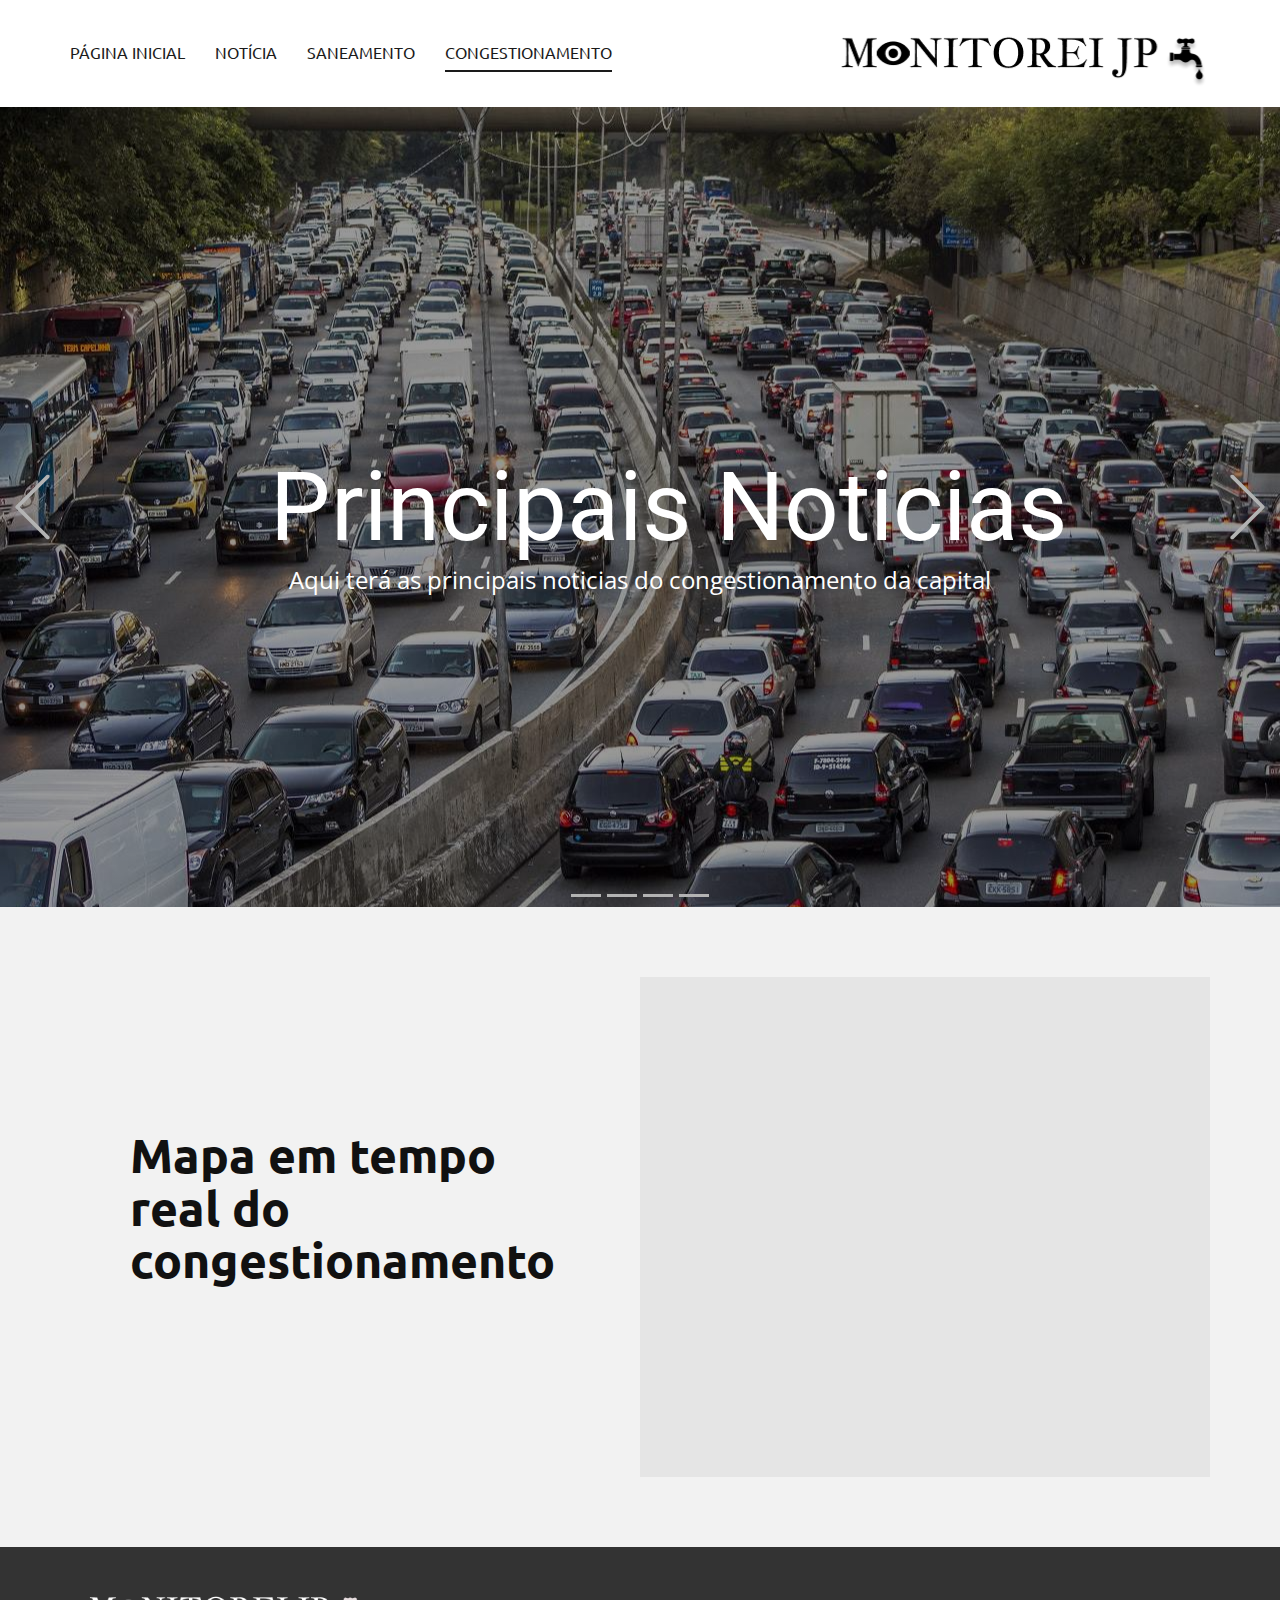
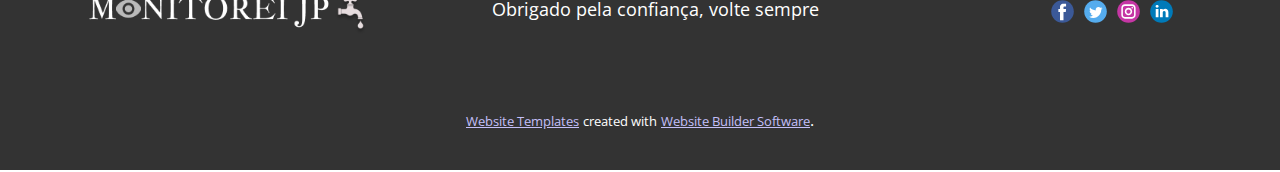
<file: Congestionamento.html>
<!DOCTYPE html>
<html style="font-size: 16px;" lang="pt"><head>
    <meta name="viewport" content="width=device-width, initial-scale=1.0">
    <meta charset="utf-8">
    <meta name="keywords" content="Principais Noticias, Congestionamentoda capital">
    <meta name="description" content="">
    <title>Congestionamento</title>
    <link rel="stylesheet" href="nicepage.css" media="screen">
<link rel="stylesheet" href="Congestionamento.css" media="screen">
    <script class="u-script" type="text/javascript" src="jquery.js" defer=""></script>
    <script class="u-script" type="text/javascript" src="nicepage.js" defer=""></script>
    <meta name="generator" content="Nicepage 6.0.3, nicepage.com">
    <link id="u-theme-google-font" rel="stylesheet" href="https://fonts.googleapis.com/css?family=Roboto:100,100i,300,300i,400,400i,500,500i,700,700i,900,900i|Open+Sans:300,300i,400,400i,500,500i,600,600i,700,700i,800,800i">
    <link id="u-page-google-font" rel="stylesheet" href="https://fonts.googleapis.com/css?family=Ubuntu:300,300i,400,400i,500,500i,700,700i">
    
    
    
    
    <script type="application/ld+json">{
		"@context": "http://schema.org",
		"@type": "Organization",
		"name": "",
		"logo": "images/Desktop_-_3.png",
		"sameAs": []
}</script>
    <meta name="theme-color" content="#6f66ee">
    <meta property="og:title" content="Congestionamento">
    <meta property="og:type" content="website">
  <meta data-intl-tel-input-cdn-path="intlTelInput/"></head>
  <body data-path-to-root="./" data-include-products="false" class="u-body u-xl-mode" data-lang="pt"><header class="u-clearfix u-header u-header" id="sec-6772"><div class="u-clearfix u-sheet u-sheet-1">
        <nav class="u-menu u-menu-one-level u-offcanvas u-menu-1" data-responsive-from="MD">
          <div class="menu-collapse u-custom-font u-font-ubuntu" style="font-size: 1rem; letter-spacing: 0px; font-weight: 700; text-transform: uppercase;">
            <a class="u-button-style u-custom-active-border-color u-custom-border u-custom-border-color u-custom-borders u-custom-hover-border-color u-custom-left-right-menu-spacing u-custom-padding-bottom u-custom-text-active-color u-custom-text-color u-custom-text-hover-color u-custom-top-bottom-menu-spacing u-nav-link u-text-active-palette-1-base u-text-hover-palette-2-base" href="#" style="padding: 12px 14px; font-size: calc(1em + 24px);">
              <svg class="u-svg-link" viewBox="0 0 24 24"><use xmlns:xlink="http://www.w3.org/1999/xlink" xlink:href="#menu-hamburger"></use></svg>
              <svg class="u-svg-content" version="1.1" id="menu-hamburger" viewBox="0 0 16 16" x="0px" y="0px" xmlns:xlink="http://www.w3.org/1999/xlink" xmlns="http://www.w3.org/2000/svg"><g><rect y="1" width="16" height="2"></rect><rect y="7" width="16" height="2"></rect><rect y="13" width="16" height="2"></rect>
</g></svg>
            </a>
          </div>
          <div class="u-custom-menu u-nav-container">
            <ul class="u-custom-font u-font-ubuntu u-nav u-spacing-30 u-unstyled u-nav-1"><li class="u-nav-item"><a class="u-border-2 u-border-active-grey-90 u-border-hover-grey-50 u-border-no-left u-border-no-right u-border-no-top u-button-style u-nav-link u-text-active-grey-90 u-text-grey-90 u-text-hover-grey-90" href="Inicio.html" style="padding: 10px 0px;">Página Inicial</a>
</li><li class="u-nav-item"><a class="u-border-2 u-border-active-grey-90 u-border-hover-grey-50 u-border-no-left u-border-no-right u-border-no-top u-button-style u-nav-link u-text-active-grey-90 u-text-grey-90 u-text-hover-grey-90" href="Notícia.html" style="padding: 10px 0px;">Notícia</a>
</li><li class="u-nav-item"><a class="u-border-2 u-border-active-grey-90 u-border-hover-grey-50 u-border-no-left u-border-no-right u-border-no-top u-button-style u-nav-link u-text-active-grey-90 u-text-grey-90 u-text-hover-grey-90" href="Saneamento.html" style="padding: 10px 0px;">Saneamento</a>
</li><li class="u-nav-item"><a class="u-border-2 u-border-active-grey-90 u-border-hover-grey-50 u-border-no-left u-border-no-right u-border-no-top u-button-style u-nav-link u-text-active-grey-90 u-text-grey-90 u-text-hover-grey-90" href="Congestionamento.html" style="padding: 10px 0px;">Congestionamento</a>
</li></ul>
          </div>
          <div class="u-custom-menu u-nav-container-collapse">
            <div class="u-container-style u-inner-container-layout u-opacity u-opacity-95 u-palette-1-light-3 u-sidenav">
              <div class="u-inner-container-layout u-sidenav-overflow">
                <div class="u-menu-close"></div>
                <ul class="u-align-center u-nav u-popupmenu-items u-spacing-4 u-unstyled u-nav-2"><li class="u-nav-item"><a class="u-button-style u-nav-link" href="Inicio.html">Página Inicial</a>
</li><li class="u-nav-item"><a class="u-button-style u-nav-link" href="Notícia.html">Notícia</a>
</li><li class="u-nav-item"><a class="u-button-style u-nav-link" href="Saneamento.html">Saneamento</a>
</li><li class="u-nav-item"><a class="u-button-style u-nav-link" href="Congestionamento.html">Congestionamento</a>
</li></ul>
              </div>
            </div>
            <div class="u-menu-overlay u-opacity u-opacity-5 u-palette-1-light-2"></div>
          </div>
        </nav>
        <a href="Inicio.html" class="u-image u-logo u-image-1" data-image-width="1027" data-image-height="430">
          <img src="images/Desktop_-_3.png" class="u-logo-image u-logo-image-1">
        </a>
      </div></header>
    <section class="u-carousel u-slide u-block-eee7-1" id="carousel_7b50" data-interval="5000" data-u-ride="carousel">
      <ol class="u-absolute-hcenter u-carousel-indicators u-block-eee7-2">
        <li data-u-target="#carousel_7b50" class="u-active u-grey-30" data-u-slide-to="0"></li>
        <li data-u-target="#carousel_7b50" class="u-grey-30" data-u-slide-to="1"></li>
        <li data-u-target="#carousel_7b50" class="u-grey-30" data-u-slide-to="2"></li>
        <li data-u-target="#carousel_7b50" class="u-grey-30" data-u-slide-to="3"></li>
      </ol>
      <div class="u-carousel-inner" role="listbox">
        <div class="u-active u-align-center u-carousel-item u-clearfix u-image u-shading u-section-1-1" src="" data-image-width="1280" data-image-height="853">
          <div class="u-clearfix u-sheet u-sheet-1">
            <h1 class="u-text u-text-default u-title u-text-1">Principais Noticias</h1>
            <p class="u-large-text u-text u-text-variant u-text-2">Aqui terá as principais noticias do congestionamento da capital</p>
          </div>
        </div>
        <div class="u-align-center u-carousel-item u-clearfix u-image u-shading u-section-1-2" src="" data-image-width="1280" data-image-height="853">
          <div class="u-clearfix u-sheet u-sheet-1"></div>
        </div>
        <div class="u-align-center u-carousel-item u-clearfix u-image u-shading u-section-1-3" src="" data-image-width="1280" data-image-height="853">
          <div class="u-clearfix u-sheet u-sheet-1"></div>
        </div>
        <div class="u-align-center u-carousel-item u-clearfix u-image u-shading u-section-1-4" src="" data-image-width="1280" data-image-height="853">
          <div class="u-clearfix u-sheet u-sheet-1"></div>
        </div>
      </div>
      <a class="u-absolute-vcenter u-carousel-control u-carousel-control-prev u-text-grey-30 u-block-eee7-3" href="#carousel_7b50" role="button" data-u-slide="prev">
        <span aria-hidden="true">
          <svg class="u-svg-link" viewBox="0 0 477.175 477.175"><path d="M145.188,238.575l215.5-215.5c5.3-5.3,5.3-13.8,0-19.1s-13.8-5.3-19.1,0l-225.1,225.1c-5.3,5.3-5.3,13.8,0,19.1l225.1,225
                    c2.6,2.6,6.1,4,9.5,4s6.9-1.3,9.5-4c5.3-5.3,5.3-13.8,0-19.1L145.188,238.575z"></path></svg>
        </span>
        <span class="sr-only">Previous</span>
      </a>
      <a class="u-absolute-vcenter u-carousel-control u-carousel-control-next u-text-grey-30 u-block-eee7-4" href="#carousel_7b50" role="button" data-u-slide="next">
        <span aria-hidden="true">
          <svg class="u-svg-link" viewBox="0 0 477.175 477.175"><path d="M360.731,229.075l-225.1-225.1c-5.3-5.3-13.8-5.3-19.1,0s-5.3,13.8,0,19.1l215.5,215.5l-215.5,215.5
                    c-5.3,5.3-5.3,13.8,0,19.1c2.6,2.6,6.1,4,9.5,4c3.4,0,6.9-1.3,9.5-4l225.1-225.1C365.931,242.875,365.931,234.275,360.731,229.075z"></path></svg>
        </span>
        <span class="sr-only">Próximo</span>
      </a>
    </section>
    <section class="u-clearfix u-grey-5 u-section-2" id="sec-e88e">
      <div class="u-clearfix u-sheet u-sheet-1">
        <div class="data-layout-selected u-clearfix u-expanded-width u-layout-wrap u-layout-wrap-1">
          <div class="u-layout">
            <div class="u-layout-row">
              <div class="u-align-left u-container-style u-layout-cell u-left-cell u-size-30 u-layout-cell-1">
                <div class="u-container-layout u-valign-middle u-container-layout-1">
                  <h2 class="u-text u-text-1">Mapa em tempo real do congestionamento</h2>
                  </p>
                </div>
              </div>
              <div class="u-container-style u-layout-cell u-right-cell u-size-30 u-layout-cell-2">
                <div class="u-container-layout u-container-layout-2">
                  <div class="u-expanded u-grey-10 u-map">
                    <div class="embed-responsive">
                      <iframe src="https://embed.waze.com/iframe?zoom=13&lat=-7.165619&lon=-34.861851&ct=livemap" width="600" height="450" allowfullscreen></iframe>
                    </div>
                  </div>
                </div>
              </div>
            </div>
          </div>
        </div>
      </div>
    </section>
    
    
    
    <footer class="u-align-center-md u-align-center-sm u-align-center-xs u-clearfix u-footer u-grey-80" id="sec-6200"><div class="u-clearfix u-sheet u-sheet-1">
        <a href="https://nicepage.com" class="u-image u-logo u-image-1" data-image-width="1027" data-image-height="430">
          <img src="images/Desktop_-_3.png" class="u-logo-image u-logo-image-1">
        </a>
        <p class="u-align-center-lg u-align-center-md u-align-center-xl u-text u-text-1">Obrigado pela confiança, volte sempre</p>
        <div class="u-align-left u-social-icons u-spacing-10 u-social-icons-1">
          <a class="u-social-url" title="facebook" target="_blank" href=""><span class="u-icon u-social-facebook u-social-icon u-icon-1"><svg class="u-svg-link" preserveAspectRatio="xMidYMin slice" viewBox="0 0 112 112" style=""><use xmlns:xlink="http://www.w3.org/1999/xlink" xlink:href="#svg-80ca"></use></svg><svg class="u-svg-content" viewBox="0 0 112 112" x="0" y="0" id="svg-80ca"><circle fill="currentColor" cx="56.1" cy="56.1" r="55"></circle><path fill="#FFFFFF" d="M73.5,31.6h-9.1c-1.4,0-3.6,0.8-3.6,3.9v8.5h12.6L72,58.3H60.8v40.8H43.9V58.3h-8V43.9h8v-9.2
      c0-6.7,3.1-17,17-17h12.5v13.9H73.5z"></path></svg></span>
          </a>
          <a class="u-social-url" title="twitter" target="_blank" href=""><span class="u-icon u-social-icon u-social-twitter u-icon-2"><svg class="u-svg-link" preserveAspectRatio="xMidYMin slice" viewBox="0 0 112 112" style=""><use xmlns:xlink="http://www.w3.org/1999/xlink" xlink:href="#svg-888d"></use></svg><svg class="u-svg-content" viewBox="0 0 112 112" x="0" y="0" id="svg-888d"><circle fill="currentColor" class="st0" cx="56.1" cy="56.1" r="55"></circle><path fill="#FFFFFF" d="M83.8,47.3c0,0.6,0,1.2,0,1.7c0,17.7-13.5,38.2-38.2,38.2C38,87.2,31,85,25,81.2c1,0.1,2.1,0.2,3.2,0.2
      c6.3,0,12.1-2.1,16.7-5.7c-5.9-0.1-10.8-4-12.5-9.3c0.8,0.2,1.7,0.2,2.5,0.2c1.2,0,2.4-0.2,3.5-0.5c-6.1-1.2-10.8-6.7-10.8-13.1
      c0-0.1,0-0.1,0-0.2c1.8,1,3.9,1.6,6.1,1.7c-3.6-2.4-6-6.5-6-11.2c0-2.5,0.7-4.8,1.8-6.7c6.6,8.1,16.5,13.5,27.6,14
      c-0.2-1-0.3-2-0.3-3.1c0-7.4,6-13.4,13.4-13.4c3.9,0,7.3,1.6,9.8,4.2c3.1-0.6,5.9-1.7,8.5-3.3c-1,3.1-3.1,5.8-5.9,7.4
      c2.7-0.3,5.3-1,7.7-2.1C88.7,43,86.4,45.4,83.8,47.3z"></path></svg></span>
          </a>
          <a class="u-social-url" title="instagram" target="_blank" href=""><span class="u-icon u-social-icon u-social-instagram u-icon-3"><svg class="u-svg-link" preserveAspectRatio="xMidYMin slice" viewBox="0 0 112 112" style=""><use xmlns:xlink="http://www.w3.org/1999/xlink" xlink:href="#svg-7e28"></use></svg><svg class="u-svg-content" viewBox="0 0 112 112" x="0" y="0" id="svg-7e28"><circle fill="currentColor" cx="56.1" cy="56.1" r="55"></circle><path fill="#FFFFFF" d="M55.9,38.2c-9.9,0-17.9,8-17.9,17.9C38,66,46,74,55.9,74c9.9,0,17.9-8,17.9-17.9C73.8,46.2,65.8,38.2,55.9,38.2
      z M55.9,66.4c-5.7,0-10.3-4.6-10.3-10.3c-0.1-5.7,4.6-10.3,10.3-10.3c5.7,0,10.3,4.6,10.3,10.3C66.2,61.8,61.6,66.4,55.9,66.4z"></path><path fill="#FFFFFF" d="M74.3,33.5c-2.3,0-4.2,1.9-4.2,4.2s1.9,4.2,4.2,4.2s4.2-1.9,4.2-4.2S76.6,33.5,74.3,33.5z"></path><path fill="#FFFFFF" d="M73.1,21.3H38.6c-9.7,0-17.5,7.9-17.5,17.5v34.5c0,9.7,7.9,17.6,17.5,17.6h34.5c9.7,0,17.5-7.9,17.5-17.5V38.8
      C90.6,29.1,82.7,21.3,73.1,21.3z M83,73.3c0,5.5-4.5,9.9-9.9,9.9H38.6c-5.5,0-9.9-4.5-9.9-9.9V38.8c0-5.5,4.5-9.9,9.9-9.9h34.5
      c5.5,0,9.9,4.5,9.9,9.9V73.3z"></path></svg></span>
          </a>
          <a class="u-social-url" title="linkedin" target="_blank" href=""><span class="u-icon u-social-icon u-social-linkedin u-icon-4"><svg class="u-svg-link" preserveAspectRatio="xMidYMin slice" viewBox="0 0 112 112" style=""><use xmlns:xlink="http://www.w3.org/1999/xlink" xlink:href="#svg-6727"></use></svg><svg class="u-svg-content" viewBox="0 0 112 112" x="0" y="0" id="svg-6727"><circle fill="currentColor" cx="56.1" cy="56.1" r="55"></circle><path fill="#FFFFFF" d="M41.3,83.7H27.9V43.4h13.4V83.7z M34.6,37.9L34.6,37.9c-4.6,0-7.5-3.1-7.5-7c0-4,3-7,7.6-7s7.4,3,7.5,7
      C42.2,34.8,39.2,37.9,34.6,37.9z M89.6,83.7H76.2V62.2c0-5.4-1.9-9.1-6.8-9.1c-3.7,0-5.9,2.5-6.9,4.9c-0.4,0.9-0.4,2.1-0.4,3.3v22.5
      H48.7c0,0,0.2-36.5,0-40.3h13.4v5.7c1.8-2.7,5-6.7,12.1-6.7c8.8,0,15.4,5.8,15.4,18.1V83.7z"></path></svg></span>
          </a>
        </div>
      </div></footer>
    <section class="u-backlink u-clearfix u-grey-80">
      <a class="u-link" href="https://nicepage.com/website-templates" target="_blank">
        <span>Website Templates</span>
      </a>
      <p class="u-text">
        <span>created with</span>
      </p>
      <a class="u-link" href="" target="_blank">
        <span>Website Builder Software</span>
      </a>. 
    </section>
  
</body></html>
</file>
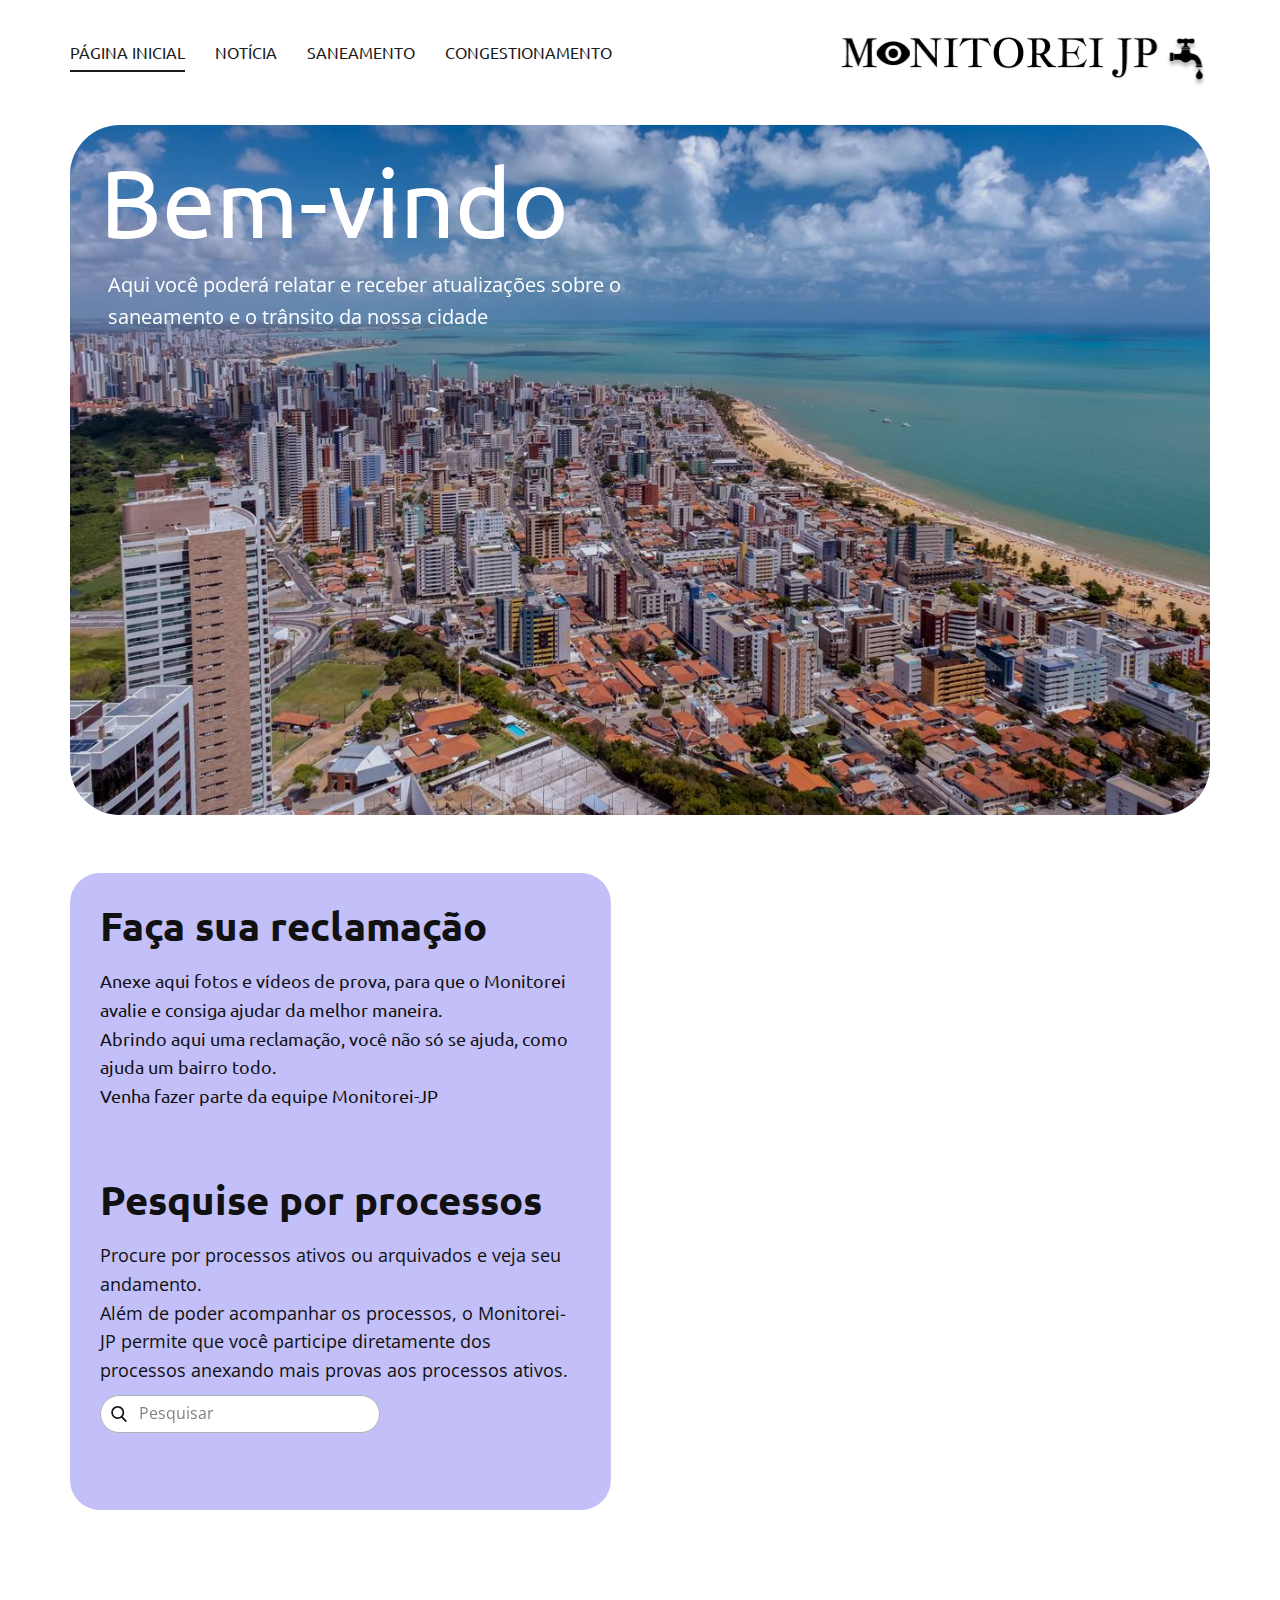
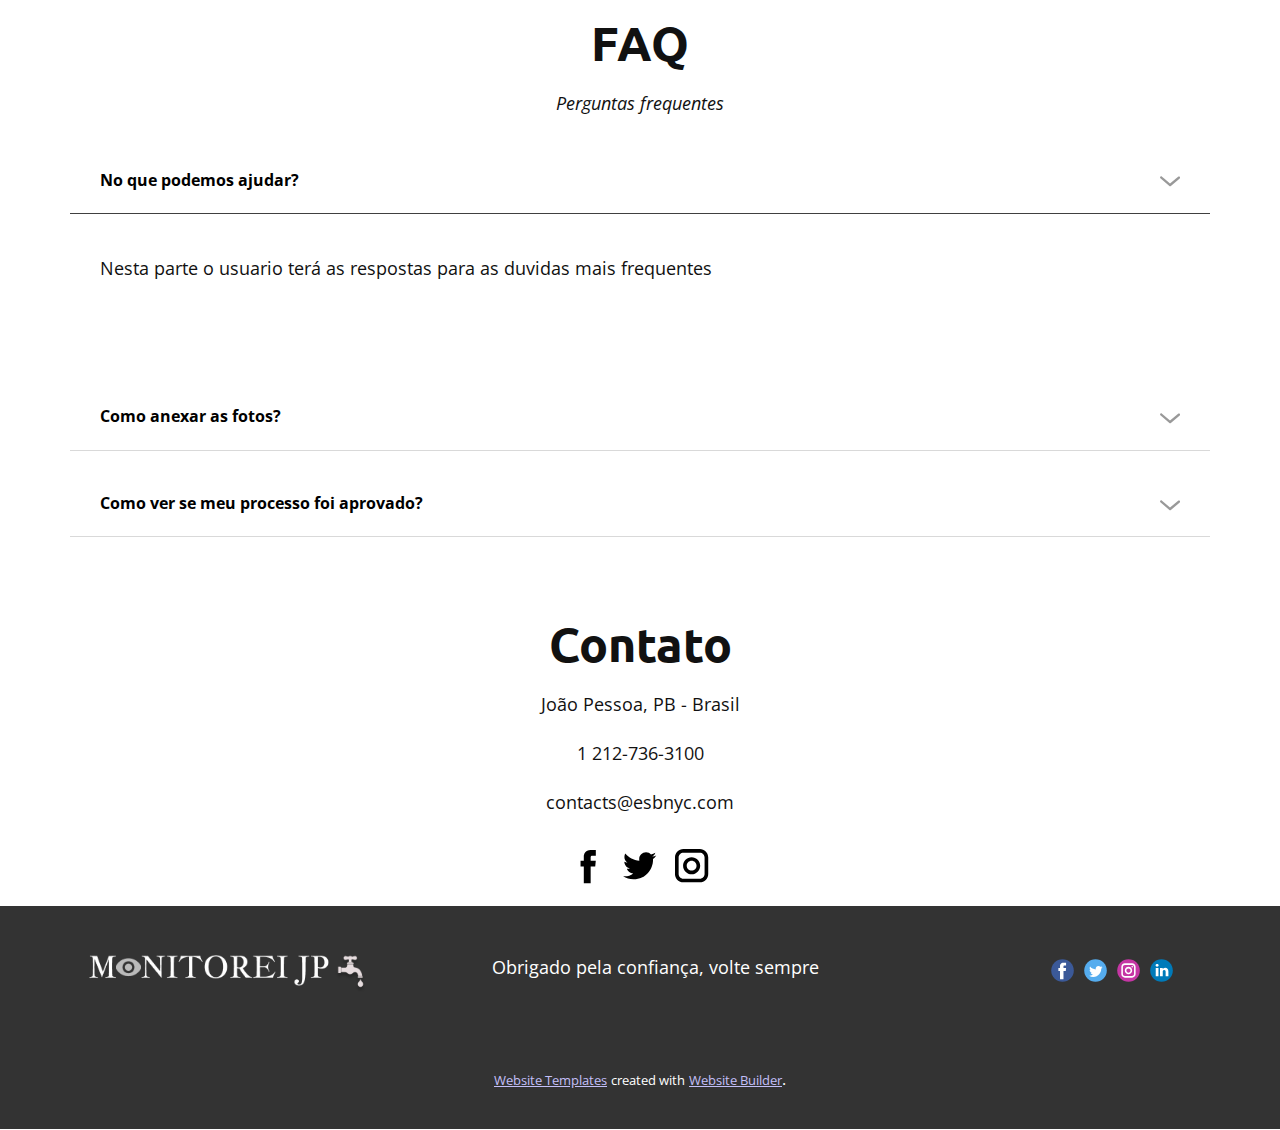
<file: Inicio.html>
<!DOCTYPE html>
<html style="font-size: 16px;" lang="pt"><head>
    <meta name="viewport" content="width=device-width, initial-scale=1.0">
    <meta charset="utf-8">
    <meta name="keywords" content="Contact, ​We’d love to hear from you, ​Visit Our Office">
    <meta name="description" content="">
    <title>Inicio</title>
    <link rel="stylesheet" href="nicepage.css" media="screen">
<link rel="stylesheet" href="Inicio.css" media="screen">
    <script class="u-script" type="text/javascript" src="jquery.js" defer=""></script>
    <script class="u-script" type="text/javascript" src="nicepage.js" defer=""></script>
    <meta name="generator" content="Nicepage 6.0.3, nicepage.com">
    <meta name="referrer" content="origin">
    <link id="u-theme-google-font" rel="stylesheet" href="https://fonts.googleapis.com/css?family=Roboto:100,100i,300,300i,400,400i,500,500i,700,700i,900,900i|Open+Sans:300,300i,400,400i,500,500i,600,600i,700,700i,800,800i">
    <link id="u-page-google-font" rel="stylesheet" href="https://fonts.googleapis.com/css?family=Ubuntu:300,300i,400,400i,500,500i,700,700i">
    
    
    
    
    
    
    <script type="application/ld+json">{
		"@context": "http://schema.org",
		"@type": "Organization",
		"name": "",
		"logo": "images/Desktop_-_3.png",
		"sameAs": []
}</script>
    <meta name="theme-color" content="#6f66ee">
    <meta property="og:title" content="Inicio">
    <meta property="og:type" content="website">
  <meta data-intl-tel-input-cdn-path="intlTelInput/"></head>
  <body data-path-to-root="./" data-include-products="false" class="u-body u-xl-mode" data-lang="pt"><header class="u-clearfix u-header u-header" id="sec-6772"><div class="u-clearfix u-sheet u-sheet-1">
        <nav class="u-menu u-menu-one-level u-offcanvas u-menu-1" data-responsive-from="MD">
          <div class="menu-collapse u-custom-font u-font-ubuntu" style="font-size: 1rem; letter-spacing: 0px; font-weight: 700; text-transform: uppercase;">
            <a class="u-button-style u-custom-active-border-color u-custom-border u-custom-border-color u-custom-borders u-custom-hover-border-color u-custom-left-right-menu-spacing u-custom-padding-bottom u-custom-text-active-color u-custom-text-color u-custom-text-hover-color u-custom-top-bottom-menu-spacing u-nav-link u-text-active-palette-1-base u-text-hover-palette-2-base" href="#" style="padding: 12px 14px; font-size: calc(1em + 24px);">
              <svg class="u-svg-link" viewBox="0 0 24 24"><use xmlns:xlink="http://www.w3.org/1999/xlink" xlink:href="#menu-hamburger"></use></svg>
              <svg class="u-svg-content" version="1.1" id="menu-hamburger" viewBox="0 0 16 16" x="0px" y="0px" xmlns:xlink="http://www.w3.org/1999/xlink" xmlns="http://www.w3.org/2000/svg"><g><rect y="1" width="16" height="2"></rect><rect y="7" width="16" height="2"></rect><rect y="13" width="16" height="2"></rect>
</g></svg>
            </a>
          </div>
          <div class="u-custom-menu u-nav-container">
            <ul class="u-custom-font u-font-ubuntu u-nav u-spacing-30 u-unstyled u-nav-1"><li class="u-nav-item"><a class="u-border-2 u-border-active-grey-90 u-border-hover-grey-50 u-border-no-left u-border-no-right u-border-no-top u-button-style u-nav-link u-text-active-grey-90 u-text-grey-90 u-text-hover-grey-90" href="Inicio.html" style="padding: 10px 0px;">Página Inicial</a>
</li><li class="u-nav-item"><a class="u-border-2 u-border-active-grey-90 u-border-hover-grey-50 u-border-no-left u-border-no-right u-border-no-top u-button-style u-nav-link u-text-active-grey-90 u-text-grey-90 u-text-hover-grey-90" href="Notícia.html" style="padding: 10px 0px;">Notícia</a>
</li><li class="u-nav-item"><a class="u-border-2 u-border-active-grey-90 u-border-hover-grey-50 u-border-no-left u-border-no-right u-border-no-top u-button-style u-nav-link u-text-active-grey-90 u-text-grey-90 u-text-hover-grey-90" href="Saneamento.html" style="padding: 10px 0px;">Saneamento</a>
</li><li class="u-nav-item"><a class="u-border-2 u-border-active-grey-90 u-border-hover-grey-50 u-border-no-left u-border-no-right u-border-no-top u-button-style u-nav-link u-text-active-grey-90 u-text-grey-90 u-text-hover-grey-90" href="Congestionamento.html" style="padding: 10px 0px;">Congestionamento</a>
</li></ul>
          </div>
          <div class="u-custom-menu u-nav-container-collapse">
            <div class="u-container-style u-inner-container-layout u-opacity u-opacity-95 u-palette-1-light-3 u-sidenav">
              <div class="u-inner-container-layout u-sidenav-overflow">
                <div class="u-menu-close"></div>
                <ul class="u-align-center u-nav u-popupmenu-items u-spacing-4 u-unstyled u-nav-2"><li class="u-nav-item"><a class="u-button-style u-nav-link" href="Inicio.html">Página Inicial</a>
</li><li class="u-nav-item"><a class="u-button-style u-nav-link" href="Notícia.html">Notícia</a>
</li><li class="u-nav-item"><a class="u-button-style u-nav-link" href="Saneamento.html">Saneamento</a>
</li><li class="u-nav-item"><a class="u-button-style u-nav-link" href="Congestionamento.html">Congestionamento</a>
</li></ul>
              </div>
            </div>
            <div class="u-menu-overlay u-opacity u-opacity-5 u-palette-1-light-2"></div>
          </div>
        </nav>
        <a href="Inicio.html" class="u-image u-logo u-image-1" data-image-width="1027" data-image-height="430">
          <img src="images/Desktop_-_3.png" class="u-logo-image u-logo-image-1">
        </a>
      </div></header>
    <section class="u-clearfix u-section-1" id="sec-f8e2">
      <div class="u-clearfix u-sheet u-sheet-1">
        <div class="u-container-style u-expanded-width u-group u-image u-radius-50 u-shading u-shape-round u-image-1" data-animation-name="customAnimationIn" data-animation-duration="2000" data-image-width="1366" data-image-height="768">
          <div class="u-container-layout u-container-layout-1">
            <h1 class="u-text u-text-body-alt-color u-text-1">Bem-vindo&nbsp;</h1>
            <p class="u-text u-text-white u-text-2">Aqui você poderá relatar e receber atualizações sobre o saneamento e o trânsito da nossa cidade</p>
          </div>
        </div>
      </div>
    </section>
    <section class="u-clearfix u-section-2" id="sec-abe2">
      <div class="u-clearfix u-sheet u-sheet-1">
        <div class="data-layout-selected u-clearfix u-expanded-width u-gutter-20 u-layout-wrap u-layout-wrap-1">
          <div class="u-layout">
            <div class="u-layout-row">
              <div class="u-container-style u-gradient u-hover-feature u-layout-cell u-radius-40 u-size-29 u-layout-cell-1">
                <div class="u-container-layout u-container-layout-1">
                  <h2 class="u-text u-text-default u-text-1">Faça sua reclamação</h2>
                  <p class="u-custom-font u-font-ubuntu u-text u-text-2"> Anexe aqui fotos e vídeos de prova, para que o Monitorei avalie e consiga ajudar da melhor maneira.<br>Abrindo aqui uma reclamação, você não só se ajuda, como ajuda um bairro todo.<br>Venha fazer parte da equipe Monitorei-JP
                  </p>
                  <h2 class="u-text u-text-3">Pesquise por processos</h2>
                  <p class="u-text u-text-4">Procure por processos ativos ou arquivados e veja seu andamento.<br>Além de poder acompanhar os processos, o Monitorei-JP permite que você participe diretamente dos processos anexando mais provas aos processos ativos.
                  </p>
                  <form action="#" method="get" class="u-border-1 u-border-grey-30 u-radius u-search u-search-left u-white u-search-1">
                    <button class="u-search-button" type="submit">
                      <span class="u-search-icon u-spacing-10">
                        <svg class="u-svg-link" preserveAspectRatio="xMidYMin slice" viewBox="0 0 56.966 56.966"><use xmlns:xlink="http://www.w3.org/1999/xlink" xlink:href="#svg-6d82"></use></svg>
                        <svg xmlns="http://www.w3.org/2000/svg" xmlns:xlink="http://www.w3.org/1999/xlink" version="1.1" id="svg-6d82" x="0px" y="0px" viewBox="0 0 56.966 56.966" style="enable-background:new 0 0 56.966 56.966;" xml:space="preserve" class="u-svg-content"><path d="M55.146,51.887L41.588,37.786c3.486-4.144,5.396-9.358,5.396-14.786c0-12.682-10.318-23-23-23s-23,10.318-23,23  s10.318,23,23,23c4.761,0,9.298-1.436,13.177-4.162l13.661,14.208c0.571,0.593,1.339,0.92,2.162,0.92  c0.779,0,1.518-0.297,2.079-0.837C56.255,54.982,56.293,53.08,55.146,51.887z M23.984,6c9.374,0,17,7.626,17,17s-7.626,17-17,17  s-17-7.626-17-17S14.61,6,23.984,6z"></path></svg>
                      </span>
                    </button>
                    <input class="u-search-input" type="search" name="search" value="" placeholder="Pesquisar">
                  </form>
                </div>
              </div>
              <div class="u-container-style u-gradient u-layout-cell u-radius-40 u-size-31 u-layout-cell-2" data-animation-name="customAnimationIn" data-animation-duration="2000">
                <div class="u-container-layout u-valign-top u-container-layout-2">
                  <div class="custom-expanded u-form u-form-1">
                    <form action="https://forms.nicepagesrv.com/v2/form/process" class="u-clearfix u-form-spacing-10 u-form-vertical u-inner-form" source="email" name="form-1" style="padding: 10px;">
                      <div class="u-form-group u-form-name">
                        <label for="name-ed47" class="u-label">Nome</label>
                        <input type="text" placeholder="Digite seu nome completo" id="name-ed47" name="nome" class="u-border-none u-input u-input-rectangle u-radius-20" required="">
                      </div>
                      <div class="u-form-email u-form-group">
                        <label for="email-ed47" class="u-label">Email</label>
                        <input type="email" placeholder="Adicione um Email válido" id="email-ed47" name="email" class="u-border-none u-input u-input-rectangle u-radius-20" required="">
                      </div>
                      <div class="u-form-group u-form-message">
                        <label for="message-ed47" class="u-label">Anexe as provas</label>
                        <textarea placeholder="Adicione fotos e videos formalizando o seu processo" rows="4" cols="50" id="message-ed47" name="provas" class="u-border-none u-input u-input-rectangle u-radius-20" required=""></textarea>
                      </div>
                      <div class="u-form-group u-form-group-4">
                        <label for="name-d0de" class="u-label">Rua</label>
                        <input type="text" placeholder="Digite sua rua" id="name-d0de" name="street" class="u-border-none u-input u-input-rectangle u-radius-20">
                      </div>
                      <div class="u-form-group u-form-partition-factor-2 u-form-group-5">
                        <label for="name-d0de" class="u-label">Bairro</label>
                        <input type="text" placeholder="Digite seu bairro" id="name-d0de" name="city" class="u-border-none u-input u-input-rectangle u-radius-20">
                      </div>
                      <div class="u-form-group u-form-partition-factor-2 u-form-group-6">
                        <label for="name-d0de" class="u-label">CEP</label>
                        <input type="text" placeholder="Digite seu CEP" id="name-d0de" name="city" class="u-border-none u-input u-input-rectangle u-radius-20">
                      </div>
                      <div class="u-align-left u-form-group u-form-submit">
                        <a href="#" class="u-btn u-btn-submit u-button-style">Enviar</a>
                        <input type="submit" value="submit" class="u-form-control-hidden">
                      </div>
                      <div class="u-form-send-message u-form-send-success"> Thank you! Your message has been sent. </div>
                      <div class="u-form-send-error u-form-send-message"> Unable to send your message. Please fix errors then try again. </div>
                      <input type="hidden" value="" name="recaptchaResponse">
                      <input type="hidden" name="formServices" value="abefc28f-ef8e-fb7b-736d-987b8d288378">
                    </form>
                  </div>
                </div>
              </div>
            </div>
          </div>
        </div>
      </div>
      
    </section>
    <section class="u-align-center u-clearfix u-section-3" id="sec-c1e5">
      <div class="u-clearfix u-sheet u-valign-middle u-sheet-1">
        <h2 class="u-text u-text-default u-text-1">faq</h2>
        <p class="u-text u-text-2">Perguntas frequentes</p>
        <div class="u-accordion u-faq u-spacing-20 u-accordion-1">
          <div class="u-accordion-item">
            <a class="active u-accordion-link u-border-1 u-border-active-grey-75 u-border-grey-15 u-border-hover-grey-75 u-border-no-left u-border-no-right u-border-no-top u-button-style u-text-black u-accordion-link-1" id="link-accordion-6327" aria-controls="accordion-6327" aria-selected="true">
              <span class="u-accordion-link-text">No que podemos ajudar?</span><span class="u-accordion-link-icon u-icon u-text-black u-icon-1"><svg class="u-svg-link" preserveAspectRatio="xMidYMin slice" viewBox="0 0 16 16" style=""><use xmlns:xlink="http://www.w3.org/1999/xlink" xlink:href="#svg-8021"></use></svg><svg class="u-svg-content" viewBox="0 0 16 16" x="0px" y="0px" id="svg-8021" style=""><path d="M8,10.7L1.6,5.3c-0.4-0.4-1-0.4-1.3,0c-0.4,0.4-0.4,0.9,0,1.3l7.2,6.1c0.1,0.1,0.4,0.2,0.6,0.2s0.4-0.1,0.6-0.2l7.1-6
	c0.4-0.4,0.4-0.9,0-1.3c-0.4-0.4-1-0.4-1.3,0L8,10.7z"></path></svg></span>
            </a>
            <div class="u-accordion-active u-accordion-pane u-container-style u-accordion-pane-1" id="accordion-6327" aria-labelledby="link-accordion-6327">
              <div class="u-container-layout u-container-layout-1">
                <div class="fr-view u-clearfix u-rich-text u-text">
                  <p>Nesta parte o usuario terá as respostas para as duvidas mais frequentes</p>
                </div>
              </div>
            </div>
          </div>
          <div class="u-accordion-item">
            <a class="u-accordion-link u-border-1 u-border-active-grey-75 u-border-grey-15 u-border-hover-grey-75 u-border-no-left u-border-no-right u-border-no-top u-button-style u-text-black u-accordion-link-2" id="link-accordion-4aab" aria-controls="accordion-4aab" aria-selected="false">
              <span class="u-accordion-link-text">Como anexar as fotos?</span><span class="u-accordion-link-icon u-icon u-text-black u-icon-2"><svg class="u-svg-link" preserveAspectRatio="xMidYMin slice" viewBox="0 0 16 16" style=""><use xmlns:xlink="http://www.w3.org/1999/xlink" xlink:href="#svg-3470"></use></svg><svg class="u-svg-content" viewBox="0 0 16 16" x="0px" y="0px" id="svg-3470" style=""><path d="M8,10.7L1.6,5.3c-0.4-0.4-1-0.4-1.3,0c-0.4,0.4-0.4,0.9,0,1.3l7.2,6.1c0.1,0.1,0.4,0.2,0.6,0.2s0.4-0.1,0.6-0.2l7.1-6
	c0.4-0.4,0.4-0.9,0-1.3c-0.4-0.4-1-0.4-1.3,0L8,10.7z"></path></svg></span>
            </a>
            <div class="u-accordion-pane u-container-style u-accordion-pane-2" id="accordion-4aab" aria-labelledby="link-accordion-4aab">
              <div class="u-container-layout u-container-layout-2">
                <div class="fr-view u-clearfix u-rich-text u-text">
                  <p>As fotos e provas do processos podem ser anexadas na aba de 'Provas', onde o usuario colocaria essas fotos e videos que estão no proprio dispositivo.</p>
                </div>
              </div>
            </div>
          </div>
          <div class="u-accordion-item">
            <a class="u-accordion-link u-border-1 u-border-active-grey-75 u-border-grey-15 u-border-hover-grey-75 u-border-no-left u-border-no-right u-border-no-top u-button-style u-text-black u-accordion-link-3" id="link-accordion-eb1f" aria-controls="accordion-eb1f" aria-selected="false">
              <span class="u-accordion-link-text">Como ver se meu processo foi aprovado?</span><span class="u-accordion-link-icon u-icon u-text-black u-icon-3"><svg class="u-svg-link" preserveAspectRatio="xMidYMin slice" viewBox="0 0 16 16" style=""><use xmlns:xlink="http://www.w3.org/1999/xlink" xlink:href="#svg-e07d"></use></svg><svg class="u-svg-content" viewBox="0 0 16 16" x="0px" y="0px" id="svg-e07d" style=""><path d="M8,10.7L1.6,5.3c-0.4-0.4-1-0.4-1.3,0c-0.4,0.4-0.4,0.9,0,1.3l7.2,6.1c0.1,0.1,0.4,0.2,0.6,0.2s0.4-0.1,0.6-0.2l7.1-6
	c0.4-0.4,0.4-0.9,0-1.3c-0.4-0.4-1-0.4-1.3,0L8,10.7z"></path></svg></span>
            </a>
            <div class="u-accordion-pane u-container-style u-accordion-pane-3" id="accordion-eb1f" aria-labelledby="link-accordion-eb1f">
              <div class="u-container-layout u-container-layout-3">
                <div class="fr-view u-clearfix u-rich-text u-text">
                  <p>Seus processos podem ser conferidos pelas pesquisas, ou pelo codigo que é gerado após o usuario finalizar o cadastro dos processos.</p>
                </div>
              </div>
            </div>
          </div>
        </div>
      </div>
    </section>
    <section class="u-align-center u-clearfix u-section-4" id="sec-067b">
      <div class="u-clearfix u-sheet u-sheet-1">
        <h2 class="u-text u-text-default u-text-1">Contato</h2>
        <p class="u-text u-text-2">João Pessoa, PB - Brasil</p>
        <p class="u-text u-text-3">1 212-736-3100</p>
        <p class="u-text u-text-4">contacts@esbnyc.com</p>
        <div class="u-align-right u-social-icons u-spacing-10 u-social-icons-1">
          <a class="u-social-url" title="facebook" target="_blank" href="https://facebook.com/name"><span class="u-icon u-social-facebook u-social-icon u-text-black u-icon-1"><svg class="u-svg-link" preserveAspectRatio="xMidYMin slice" viewBox="0 0 112 112" style=""><use xmlns:xlink="http://www.w3.org/1999/xlink" xlink:href="#svg-e0ca"></use></svg><svg class="u-svg-content" viewBox="0 0 112 112" x="0" y="0" id="svg-e0ca"><path fill="currentColor" d="M75.5,28.8H65.4c-1.5,0-4,0.9-4,4.3v9.4h13.9l-1.5,15.8H61.4v45.1H42.8V58.3h-8.8V42.4h8.8V32.2
c0-7.4,3.4-18.8,18.8-18.8h13.8v15.4H75.5z"></path></svg></span>
          </a>
          <a class="u-social-url" title="twitter" target="_blank" href="https://twitter.com/name"><span class="u-icon u-social-icon u-social-twitter u-text-black u-icon-2"><svg class="u-svg-link" preserveAspectRatio="xMidYMin slice" viewBox="0 0 112 112" style=""><use xmlns:xlink="http://www.w3.org/1999/xlink" xlink:href="#svg-b8dd"></use></svg><svg class="u-svg-content" viewBox="0 0 112 112" x="0" y="0" id="svg-b8dd"><path fill="currentColor" d="M92.2,38.2c0,0.8,0,1.6,0,2.3c0,24.3-18.6,52.4-52.6,52.4c-10.6,0.1-20.2-2.9-28.5-8.2
	c1.4,0.2,2.9,0.2,4.4,0.2c8.7,0,16.7-2.9,23-7.9c-8.1-0.2-14.9-5.5-17.3-12.8c1.1,0.2,2.4,0.2,3.4,0.2c1.6,0,3.3-0.2,4.8-0.7
	c-8.4-1.6-14.9-9.2-14.9-18c0-0.2,0-0.2,0-0.2c2.5,1.4,5.4,2.2,8.4,2.3c-5-3.3-8.3-8.9-8.3-15.4c0-3.4,1-6.5,2.5-9.2
	c9.1,11.1,22.7,18.5,38,19.2c-0.2-1.4-0.4-2.8-0.4-4.3c0.1-10,8.3-18.2,18.5-18.2c5.4,0,10.1,2.2,13.5,5.7c4.3-0.8,8.1-2.3,11.7-4.5
	c-1.4,4.3-4.3,7.9-8.1,10.1c3.7-0.4,7.3-1.4,10.6-2.9C98.9,32.3,95.7,35.5,92.2,38.2z"></path></svg></span>
          </a>
          <a class="u-social-url" title="instagram" target="_blank" href="https://instagram.com/name"><span class="u-icon u-social-icon u-social-instagram u-text-black u-icon-3"><svg class="u-svg-link" preserveAspectRatio="xMidYMin slice" viewBox="0 0 112 112" style=""><use xmlns:xlink="http://www.w3.org/1999/xlink" xlink:href="#svg-0f4d"></use></svg><svg class="u-svg-content" viewBox="0 0 112 112" x="0" y="0" id="svg-0f4d"><path fill="currentColor" d="M55.9,32.9c-12.8,0-23.2,10.4-23.2,23.2s10.4,23.2,23.2,23.2s23.2-10.4,23.2-23.2S68.7,32.9,55.9,32.9z
	 M55.9,69.4c-7.4,0-13.3-6-13.3-13.3c-0.1-7.4,6-13.3,13.3-13.3s13.3,6,13.3,13.3C69.3,63.5,63.3,69.4,55.9,69.4z"></path><path fill="#FFFFFF" d="M79.7,26.8c-3,0-5.4,2.5-5.4,5.4s2.5,5.4,5.4,5.4c3,0,5.4-2.5,5.4-5.4S82.7,26.8,79.7,26.8z"></path><path fill="currentColor" d="M78.2,11H33.5C21,11,10.8,21.3,10.8,33.7v44.7c0,12.6,10.2,22.8,22.7,22.8h44.7c12.6,0,22.7-10.2,22.7-22.7
	V33.7C100.8,21.1,90.6,11,78.2,11z M91,78.4c0,7.1-5.8,12.8-12.8,12.8H33.5c-7.1,0-12.8-5.8-12.8-12.8V33.7
	c0-7.1,5.8-12.8,12.8-12.8h44.7c7.1,0,12.8,5.8,12.8,12.8V78.4z"></path></svg></span>
          </a>
        </div>
      </div>
    </section>
    
    
    
    <footer class="u-align-center-md u-align-center-sm u-align-center-xs u-clearfix u-footer u-grey-80" id="sec-6200"><div class="u-clearfix u-sheet u-sheet-1">
        <a href="https://nicepage.com" class="u-image u-logo u-image-1" data-image-width="1027" data-image-height="430">
          <img src="images/Desktop_-_3.png" class="u-logo-image u-logo-image-1">
        </a>
        <p class="u-align-center-lg u-align-center-md u-align-center-xl u-text u-text-1">Obrigado pela confiança, volte sempre</p>
        <div class="u-align-left u-social-icons u-spacing-10 u-social-icons-1">
          <a class="u-social-url" title="facebook" target="_blank" href=""><span class="u-icon u-social-facebook u-social-icon u-icon-1"><svg class="u-svg-link" preserveAspectRatio="xMidYMin slice" viewBox="0 0 112 112" style=""><use xmlns:xlink="http://www.w3.org/1999/xlink" xlink:href="#svg-80ca"></use></svg><svg class="u-svg-content" viewBox="0 0 112 112" x="0" y="0" id="svg-80ca"><circle fill="currentColor" cx="56.1" cy="56.1" r="55"></circle><path fill="#FFFFFF" d="M73.5,31.6h-9.1c-1.4,0-3.6,0.8-3.6,3.9v8.5h12.6L72,58.3H60.8v40.8H43.9V58.3h-8V43.9h8v-9.2
      c0-6.7,3.1-17,17-17h12.5v13.9H73.5z"></path></svg></span>
          </a>
          <a class="u-social-url" title="twitter" target="_blank" href=""><span class="u-icon u-social-icon u-social-twitter u-icon-2"><svg class="u-svg-link" preserveAspectRatio="xMidYMin slice" viewBox="0 0 112 112" style=""><use xmlns:xlink="http://www.w3.org/1999/xlink" xlink:href="#svg-888d"></use></svg><svg class="u-svg-content" viewBox="0 0 112 112" x="0" y="0" id="svg-888d"><circle fill="currentColor" class="st0" cx="56.1" cy="56.1" r="55"></circle><path fill="#FFFFFF" d="M83.8,47.3c0,0.6,0,1.2,0,1.7c0,17.7-13.5,38.2-38.2,38.2C38,87.2,31,85,25,81.2c1,0.1,2.1,0.2,3.2,0.2
      c6.3,0,12.1-2.1,16.7-5.7c-5.9-0.1-10.8-4-12.5-9.3c0.8,0.2,1.7,0.2,2.5,0.2c1.2,0,2.4-0.2,3.5-0.5c-6.1-1.2-10.8-6.7-10.8-13.1
      c0-0.1,0-0.1,0-0.2c1.8,1,3.9,1.6,6.1,1.7c-3.6-2.4-6-6.5-6-11.2c0-2.5,0.7-4.8,1.8-6.7c6.6,8.1,16.5,13.5,27.6,14
      c-0.2-1-0.3-2-0.3-3.1c0-7.4,6-13.4,13.4-13.4c3.9,0,7.3,1.6,9.8,4.2c3.1-0.6,5.9-1.7,8.5-3.3c-1,3.1-3.1,5.8-5.9,7.4
      c2.7-0.3,5.3-1,7.7-2.1C88.7,43,86.4,45.4,83.8,47.3z"></path></svg></span>
          </a>
          <a class="u-social-url" title="instagram" target="_blank" href=""><span class="u-icon u-social-icon u-social-instagram u-icon-3"><svg class="u-svg-link" preserveAspectRatio="xMidYMin slice" viewBox="0 0 112 112" style=""><use xmlns:xlink="http://www.w3.org/1999/xlink" xlink:href="#svg-7e28"></use></svg><svg class="u-svg-content" viewBox="0 0 112 112" x="0" y="0" id="svg-7e28"><circle fill="currentColor" cx="56.1" cy="56.1" r="55"></circle><path fill="#FFFFFF" d="M55.9,38.2c-9.9,0-17.9,8-17.9,17.9C38,66,46,74,55.9,74c9.9,0,17.9-8,17.9-17.9C73.8,46.2,65.8,38.2,55.9,38.2
      z M55.9,66.4c-5.7,0-10.3-4.6-10.3-10.3c-0.1-5.7,4.6-10.3,10.3-10.3c5.7,0,10.3,4.6,10.3,10.3C66.2,61.8,61.6,66.4,55.9,66.4z"></path><path fill="#FFFFFF" d="M74.3,33.5c-2.3,0-4.2,1.9-4.2,4.2s1.9,4.2,4.2,4.2s4.2-1.9,4.2-4.2S76.6,33.5,74.3,33.5z"></path><path fill="#FFFFFF" d="M73.1,21.3H38.6c-9.7,0-17.5,7.9-17.5,17.5v34.5c0,9.7,7.9,17.6,17.5,17.6h34.5c9.7,0,17.5-7.9,17.5-17.5V38.8
      C90.6,29.1,82.7,21.3,73.1,21.3z M83,73.3c0,5.5-4.5,9.9-9.9,9.9H38.6c-5.5,0-9.9-4.5-9.9-9.9V38.8c0-5.5,4.5-9.9,9.9-9.9h34.5
      c5.5,0,9.9,4.5,9.9,9.9V73.3z"></path></svg></span>
          </a>
          <a class="u-social-url" title="linkedin" target="_blank" href=""><span class="u-icon u-social-icon u-social-linkedin u-icon-4"><svg class="u-svg-link" preserveAspectRatio="xMidYMin slice" viewBox="0 0 112 112" style=""><use xmlns:xlink="http://www.w3.org/1999/xlink" xlink:href="#svg-6727"></use></svg><svg class="u-svg-content" viewBox="0 0 112 112" x="0" y="0" id="svg-6727"><circle fill="currentColor" cx="56.1" cy="56.1" r="55"></circle><path fill="#FFFFFF" d="M41.3,83.7H27.9V43.4h13.4V83.7z M34.6,37.9L34.6,37.9c-4.6,0-7.5-3.1-7.5-7c0-4,3-7,7.6-7s7.4,3,7.5,7
      C42.2,34.8,39.2,37.9,34.6,37.9z M89.6,83.7H76.2V62.2c0-5.4-1.9-9.1-6.8-9.1c-3.7,0-5.9,2.5-6.9,4.9c-0.4,0.9-0.4,2.1-0.4,3.3v22.5
      H48.7c0,0,0.2-36.5,0-40.3h13.4v5.7c1.8-2.7,5-6.7,12.1-6.7c8.8,0,15.4,5.8,15.4,18.1V83.7z"></path></svg></span>
          </a>
        </div>
      </div></footer>
    <section class="u-backlink u-clearfix u-grey-80">
      <a class="u-link" href="https://nicepage.com/website-templates" target="_blank">
        <span>Website Templates</span>
      </a>
      <p class="u-text">
        <span>created with</span>
      </p>
      <a class="u-link" href="https://nicepage.com/website-builder" target="_blank">
        <span>Website Builder</span>
      </a>. 
    </section><span style="height: 64px; width: 64px; margin-left: 0px; margin-right: auto; margin-top: 0px; right: 20px; bottom: 35px; padding: 15px;" class="u-back-to-top u-icon u-icon-circle u-opacity u-opacity-85" data-href="#">
        <svg class="u-svg-link u-flip-horizontal" preserveAspectRatio="xMidYMin slice" viewBox="0 0 551.13 551.13" style="transform: scaleX(-1); transform-origin: center center 0px;"><use xmlns:xlink="http://www.w3.org/1999/xlink" xlink:href="#svg-1d98"></use></svg>
        <svg class="u-svg-content" enable-background="new 0 0 551.13 551.13" viewBox="0 0 551.13 551.13" xmlns="http://www.w3.org/2000/svg" id="svg-1d98"><path d="m275.565 189.451 223.897 223.897h51.668l-275.565-275.565-275.565 275.565h51.668z"></path></svg>
    </span>
  
</body></html>
</file>
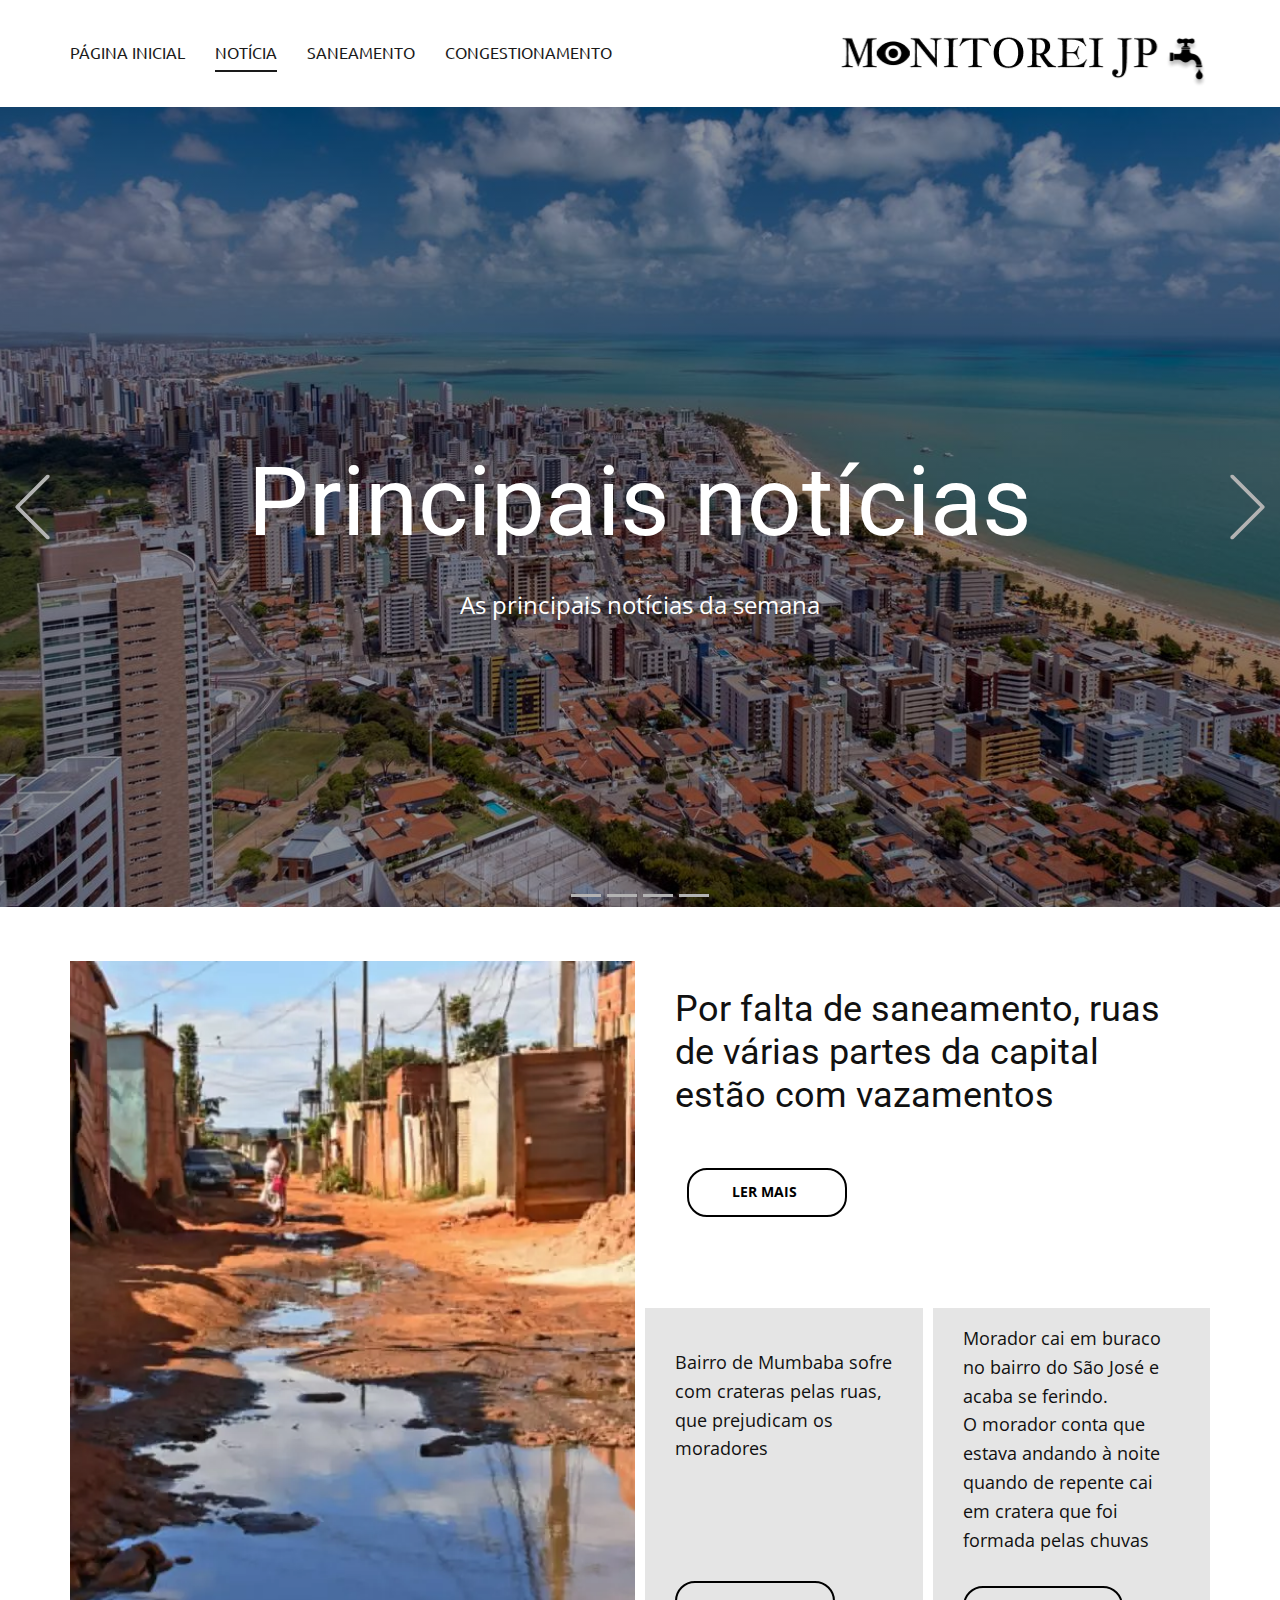
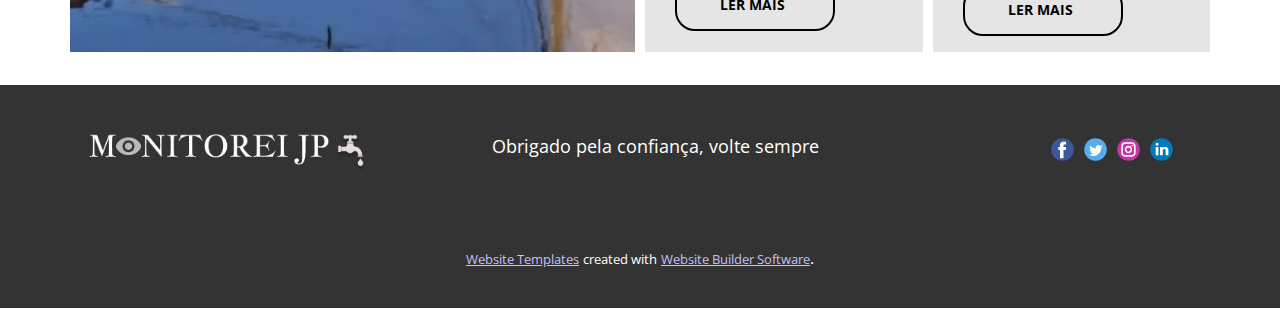
<file: Notícia.html>
<!DOCTYPE html>
<html style="font-size: 16px;" lang="pt"><head>
    <meta name="viewport" content="width=device-width, initial-scale=1.0">
    <meta charset="utf-8">
    <meta name="keywords" content="Principais Notícias">
    <meta name="description" content="">
    <title>Notícia</title>
    <link rel="stylesheet" href="nicepage.css" media="screen">
<link rel="stylesheet" href="Notícia.css" media="screen">
    <script class="u-script" type="text/javascript" src="jquery.js" defer=""></script>
    <script class="u-script" type="text/javascript" src="nicepage.js" defer=""></script>
    <meta name="generator" content="Nicepage 6.0.3, nicepage.com">
    <link id="u-theme-google-font" rel="stylesheet" href="https://fonts.googleapis.com/css?family=Roboto:100,100i,300,300i,400,400i,500,500i,700,700i,900,900i|Open+Sans:300,300i,400,400i,500,500i,600,600i,700,700i,800,800i">
    <link id="u-page-google-font" rel="stylesheet" href="https://fonts.googleapis.com/css?family=Ubuntu:300,300i,400,400i,500,500i,700,700i">
    
    
    
    
    <script type="application/ld+json">{
		"@context": "http://schema.org",
		"@type": "Organization",
		"name": "",
		"logo": "images/Desktop_-_3.png",
		"sameAs": []
}</script>
    <meta name="theme-color" content="#6f66ee">
    <meta property="og:title" content="Notícia">
    <meta property="og:type" content="website">
  <meta data-intl-tel-input-cdn-path="intlTelInput/"></head>
  <body data-path-to-root="./" data-include-products="false" class="u-body u-xl-mode" data-lang="pt"><header class="u-clearfix u-header u-header" id="sec-6772"><div class="u-clearfix u-sheet u-sheet-1">
        <nav class="u-menu u-menu-one-level u-offcanvas u-menu-1" data-responsive-from="MD">
          <div class="menu-collapse u-custom-font u-font-ubuntu" style="font-size: 1rem; letter-spacing: 0px; font-weight: 700; text-transform: uppercase;">
            <a class="u-button-style u-custom-active-border-color u-custom-border u-custom-border-color u-custom-borders u-custom-hover-border-color u-custom-left-right-menu-spacing u-custom-padding-bottom u-custom-text-active-color u-custom-text-color u-custom-text-hover-color u-custom-top-bottom-menu-spacing u-nav-link u-text-active-palette-1-base u-text-hover-palette-2-base" href="#" style="padding: 12px 14px; font-size: calc(1em + 24px);">
              <svg class="u-svg-link" viewBox="0 0 24 24"><use xmlns:xlink="http://www.w3.org/1999/xlink" xlink:href="#menu-hamburger"></use></svg>
              <svg class="u-svg-content" version="1.1" id="menu-hamburger" viewBox="0 0 16 16" x="0px" y="0px" xmlns:xlink="http://www.w3.org/1999/xlink" xmlns="http://www.w3.org/2000/svg"><g><rect y="1" width="16" height="2"></rect><rect y="7" width="16" height="2"></rect><rect y="13" width="16" height="2"></rect>
</g></svg>
            </a>
          </div>
          <div class="u-custom-menu u-nav-container">
            <ul class="u-custom-font u-font-ubuntu u-nav u-spacing-30 u-unstyled u-nav-1"><li class="u-nav-item"><a class="u-border-2 u-border-active-grey-90 u-border-hover-grey-50 u-border-no-left u-border-no-right u-border-no-top u-button-style u-nav-link u-text-active-grey-90 u-text-grey-90 u-text-hover-grey-90" href="Inicio.html" style="padding: 10px 0px;">Página Inicial</a>
</li><li class="u-nav-item"><a class="u-border-2 u-border-active-grey-90 u-border-hover-grey-50 u-border-no-left u-border-no-right u-border-no-top u-button-style u-nav-link u-text-active-grey-90 u-text-grey-90 u-text-hover-grey-90" href="Notícia.html" style="padding: 10px 0px;">Notícia</a>
</li><li class="u-nav-item"><a class="u-border-2 u-border-active-grey-90 u-border-hover-grey-50 u-border-no-left u-border-no-right u-border-no-top u-button-style u-nav-link u-text-active-grey-90 u-text-grey-90 u-text-hover-grey-90" href="Saneamento.html" style="padding: 10px 0px;">Saneamento</a>
</li><li class="u-nav-item"><a class="u-border-2 u-border-active-grey-90 u-border-hover-grey-50 u-border-no-left u-border-no-right u-border-no-top u-button-style u-nav-link u-text-active-grey-90 u-text-grey-90 u-text-hover-grey-90" href="Congestionamento.html" style="padding: 10px 0px;">Congestionamento</a>
</li></ul>
          </div>
          <div class="u-custom-menu u-nav-container-collapse">
            <div class="u-container-style u-inner-container-layout u-opacity u-opacity-95 u-palette-1-light-3 u-sidenav">
              <div class="u-inner-container-layout u-sidenav-overflow">
                <div class="u-menu-close"></div>
                <ul class="u-align-center u-nav u-popupmenu-items u-spacing-4 u-unstyled u-nav-2"><li class="u-nav-item"><a class="u-button-style u-nav-link" href="Inicio.html">Página Inicial</a>
</li><li class="u-nav-item"><a class="u-button-style u-nav-link" href="Notícia.html">Notícia</a>
</li><li class="u-nav-item"><a class="u-button-style u-nav-link" href="Saneamento.html">Saneamento</a>
</li><li class="u-nav-item"><a class="u-button-style u-nav-link" href="Congestionamento.html">Congestionamento</a>
</li></ul>
              </div>
            </div>
            <div class="u-menu-overlay u-opacity u-opacity-5 u-palette-1-light-2"></div>
          </div>
        </nav>
        <a href="Inicio.html" class="u-image u-logo u-image-1" data-image-width="1027" data-image-height="430">
          <img src="images/Desktop_-_3.png" class="u-logo-image u-logo-image-1">
        </a>
      </div></header>
    <section class="u-carousel u-carousel-duration-1250 u-slide u-block-70c7-1" id="carousel-f561" data-interval="10500" data-u-ride="carousel">
      <ol class="u-absolute-hcenter u-carousel-indicators u-block-70c7-2">
        <li data-u-target="#carousel-f561" class="u-active u-grey-30" data-u-slide-to="0"></li>
        <li data-u-target="#carousel-f561" class="u-grey-30" data-u-slide-to="1"></li>
        <li data-u-target="#carousel-f561" class="u-grey-30" data-u-slide-to="2"></li>
        <li data-u-target="#carousel-f561" class="u-grey-30" data-u-slide-to="3"></li>
      </ol>
      <div class="u-carousel-inner" role="listbox">
        <div class="u-active u-align-center u-carousel-item u-clearfix u-image u-shading u-section-1-1" src="" data-image-width="1366" data-image-height="768">
          <div class="u-clearfix u-sheet u-valign-middle u-sheet-1">
            <h1 class="u-text u-text-default u-title u-text-1">Principais notícias</h1>
            <p class="u-large-text u-text u-text-variant u-text-2">As principais notícias da semana</p>
          </div>
        </div>
        <div class="u-carousel-item u-clearfix u-image u-shading u-section-1-2" data-image-width="1280" data-image-height="853">
          <div class="u-clearfix u-sheet u-sheet-1">
            <p class="u-text u-text-default u-text-white u-text-1">Trânsito intenso na BR-101</p>
          </div>
        </div>
        <div class="u-carousel-item u-clearfix u-image u-shading u-section-1-3" data-image-width="1050" data-image-height="590">
          <div class="u-clearfix u-sheet u-sheet-1">
            <p class="u-text u-text-default u-text-white u-text-1">Moradores do Bairro das Indústrias sofrem com buracos pelas ruas</p>
          </div>
        </div>
        <div class="u-align-center u-carousel-item u-clearfix u-image u-shading u-section-1-4" data-image-width="768" data-image-height="509">
          <div class="u-clearfix u-sheet u-sheet-1">
            <p class="u-align-left u-text u-text-default u-text-1" data-animation-name="customAnimationIn" data-animation-duration="1000">Resolvido HOJE o problema de saneamento no bairro do Valentina</p>
          </div>
        </div>
      </div>
      <a class="u-absolute-vcenter u-carousel-control u-carousel-control-prev u-text-grey-30 u-block-70c7-5" href="#carousel-f561" role="button" data-u-slide="prev">
        <span aria-hidden="true">
          <svg class="u-svg-link" viewBox="0 0 477.175 477.175"><path d="M145.188,238.575l215.5-215.5c5.3-5.3,5.3-13.8,0-19.1s-13.8-5.3-19.1,0l-225.1,225.1c-5.3,5.3-5.3,13.8,0,19.1l225.1,225
                    c2.6,2.6,6.1,4,9.5,4s6.9-1.3,9.5-4c5.3-5.3,5.3-13.8,0-19.1L145.188,238.575z"></path></svg>
        </span>
        <span class="sr-only">Previous</span>
      </a>
      <a class="u-absolute-vcenter u-carousel-control u-carousel-control-next u-text-grey-30 u-block-70c7-4" href="#carousel-f561" role="button" data-u-slide="next">
        <span aria-hidden="true">
          <svg class="u-svg-link" viewBox="0 0 477.175 477.175"><path d="M360.731,229.075l-225.1-225.1c-5.3-5.3-13.8-5.3-19.1,0s-5.3,13.8,0,19.1l215.5,215.5l-215.5,215.5
                    c-5.3,5.3-5.3,13.8,0,19.1c2.6,2.6,6.1,4,9.5,4c3.4,0,6.9-1.3,9.5-4l225.1-225.1C365.931,242.875,365.931,234.275,360.731,229.075z"></path></svg>
        </span>
        <span class="sr-only">Próximo</span>
      </a>
    </section>
    <section class="u-clearfix u-section-2" id="sec-e2c4">
      <div class="u-clearfix u-sheet u-sheet-1">
        <div class="data-layout-selected u-clearfix u-expanded-width u-gutter-10 u-layout-wrap u-layout-wrap-1">
          <div class="u-layout">
            <div class="u-layout-row">
              <div class="u-size-30 u-size-60-md">
                <div class="u-layout-col">
                  <div class="u-container-style u-image u-layout-cell u-left-cell u-size-60 u-image-1" src="" data-image-width="1200" data-image-height="675">
                    <div class="u-container-layout u-valign-middle u-container-layout-1"></div>
                  </div>
                </div>
              </div>
              <div class="u-size-30 u-size-60-md">
                <div class="u-layout-col">
                  <div class="u-size-30">
                    <div class="u-layout-row">
                      <div class="u-align-left u-container-style u-layout-cell u-size-60 u-layout-cell-2">
                        <div class="u-container-layout u-container-layout-2">
                          <h3 class="u-text u-text-1">Por falta de saneamento, ruas de várias partes da capital estão com vazamentos</h3>
                          <a href="https://nicepage.studio" class="u-border-2 u-border-black u-btn u-button-style u-hover-black u-none u-text-black u-text-hover-white u-btn-1">Ler Mais&nbsp; </a>
                        </div>
                      </div>
                    </div>
                  </div>
                  <div class="u-size-30">
                    <div class="u-layout-row">
                      <div class="u-align-left u-container-style u-grey-10 u-layout-cell u-size-30 u-layout-cell-3">
                        <div class="u-container-layout u-container-layout-3">
                          <p class="u-text u-text-2">Bairro de Mumbaba sofre com crateras pelas ruas, que prejudicam os moradores</p>
                          <a href="https://nicepage.studio" class="u-border-2 u-border-black u-btn u-button-style u-hover-black u-none u-text-black u-text-hover-white u-btn-2">Ler Mais&nbsp; </a>
                        </div>
                      </div>
                      <div class="u-align-left u-container-style u-grey-10 u-layout-cell u-right-cell u-size-30 u-layout-cell-4">
                        <div class="u-container-layout u-valign-bottom u-container-layout-4">
                          <p class="u-text u-text-3">Morador cai em buraco no bairro do São José e acaba se ferindo.<br>O morador conta que estava andando à noite quando de repente cai em cratera que foi formada pelas chuvas&nbsp;
                          </p>
                          <a href="https://nicepage.studio" class="u-border-2 u-border-black u-btn u-button-style u-hover-black u-none u-text-black u-text-hover-white u-btn-3">Ler Mais&nbsp; </a>
                        </div>
                      </div>
                    </div>
                  </div>
                </div>
              </div>
            </div>
          </div>
        </div>
      </div>
    </section>
    
    
    
    <footer class="u-align-center-md u-align-center-sm u-align-center-xs u-clearfix u-footer u-grey-80" id="sec-6200"><div class="u-clearfix u-sheet u-sheet-1">
        <a href="https://nicepage.com" class="u-image u-logo u-image-1" data-image-width="1027" data-image-height="430">
          <img src="images/Desktop_-_3.png" class="u-logo-image u-logo-image-1">
        </a>
        <p class="u-align-center-lg u-align-center-md u-align-center-xl u-text u-text-1">Obrigado pela confiança, volte sempre</p>
        <div class="u-align-left u-social-icons u-spacing-10 u-social-icons-1">
          <a class="u-social-url" title="facebook" target="_blank" href=""><span class="u-icon u-social-facebook u-social-icon u-icon-1"><svg class="u-svg-link" preserveAspectRatio="xMidYMin slice" viewBox="0 0 112 112" style=""><use xmlns:xlink="http://www.w3.org/1999/xlink" xlink:href="#svg-80ca"></use></svg><svg class="u-svg-content" viewBox="0 0 112 112" x="0" y="0" id="svg-80ca"><circle fill="currentColor" cx="56.1" cy="56.1" r="55"></circle><path fill="#FFFFFF" d="M73.5,31.6h-9.1c-1.4,0-3.6,0.8-3.6,3.9v8.5h12.6L72,58.3H60.8v40.8H43.9V58.3h-8V43.9h8v-9.2
      c0-6.7,3.1-17,17-17h12.5v13.9H73.5z"></path></svg></span>
          </a>
          <a class="u-social-url" title="twitter" target="_blank" href=""><span class="u-icon u-social-icon u-social-twitter u-icon-2"><svg class="u-svg-link" preserveAspectRatio="xMidYMin slice" viewBox="0 0 112 112" style=""><use xmlns:xlink="http://www.w3.org/1999/xlink" xlink:href="#svg-888d"></use></svg><svg class="u-svg-content" viewBox="0 0 112 112" x="0" y="0" id="svg-888d"><circle fill="currentColor" class="st0" cx="56.1" cy="56.1" r="55"></circle><path fill="#FFFFFF" d="M83.8,47.3c0,0.6,0,1.2,0,1.7c0,17.7-13.5,38.2-38.2,38.2C38,87.2,31,85,25,81.2c1,0.1,2.1,0.2,3.2,0.2
      c6.3,0,12.1-2.1,16.7-5.7c-5.9-0.1-10.8-4-12.5-9.3c0.8,0.2,1.7,0.2,2.5,0.2c1.2,0,2.4-0.2,3.5-0.5c-6.1-1.2-10.8-6.7-10.8-13.1
      c0-0.1,0-0.1,0-0.2c1.8,1,3.9,1.6,6.1,1.7c-3.6-2.4-6-6.5-6-11.2c0-2.5,0.7-4.8,1.8-6.7c6.6,8.1,16.5,13.5,27.6,14
      c-0.2-1-0.3-2-0.3-3.1c0-7.4,6-13.4,13.4-13.4c3.9,0,7.3,1.6,9.8,4.2c3.1-0.6,5.9-1.7,8.5-3.3c-1,3.1-3.1,5.8-5.9,7.4
      c2.7-0.3,5.3-1,7.7-2.1C88.7,43,86.4,45.4,83.8,47.3z"></path></svg></span>
          </a>
          <a class="u-social-url" title="instagram" target="_blank" href=""><span class="u-icon u-social-icon u-social-instagram u-icon-3"><svg class="u-svg-link" preserveAspectRatio="xMidYMin slice" viewBox="0 0 112 112" style=""><use xmlns:xlink="http://www.w3.org/1999/xlink" xlink:href="#svg-7e28"></use></svg><svg class="u-svg-content" viewBox="0 0 112 112" x="0" y="0" id="svg-7e28"><circle fill="currentColor" cx="56.1" cy="56.1" r="55"></circle><path fill="#FFFFFF" d="M55.9,38.2c-9.9,0-17.9,8-17.9,17.9C38,66,46,74,55.9,74c9.9,0,17.9-8,17.9-17.9C73.8,46.2,65.8,38.2,55.9,38.2
      z M55.9,66.4c-5.7,0-10.3-4.6-10.3-10.3c-0.1-5.7,4.6-10.3,10.3-10.3c5.7,0,10.3,4.6,10.3,10.3C66.2,61.8,61.6,66.4,55.9,66.4z"></path><path fill="#FFFFFF" d="M74.3,33.5c-2.3,0-4.2,1.9-4.2,4.2s1.9,4.2,4.2,4.2s4.2-1.9,4.2-4.2S76.6,33.5,74.3,33.5z"></path><path fill="#FFFFFF" d="M73.1,21.3H38.6c-9.7,0-17.5,7.9-17.5,17.5v34.5c0,9.7,7.9,17.6,17.5,17.6h34.5c9.7,0,17.5-7.9,17.5-17.5V38.8
      C90.6,29.1,82.7,21.3,73.1,21.3z M83,73.3c0,5.5-4.5,9.9-9.9,9.9H38.6c-5.5,0-9.9-4.5-9.9-9.9V38.8c0-5.5,4.5-9.9,9.9-9.9h34.5
      c5.5,0,9.9,4.5,9.9,9.9V73.3z"></path></svg></span>
          </a>
          <a class="u-social-url" title="linkedin" target="_blank" href=""><span class="u-icon u-social-icon u-social-linkedin u-icon-4"><svg class="u-svg-link" preserveAspectRatio="xMidYMin slice" viewBox="0 0 112 112" style=""><use xmlns:xlink="http://www.w3.org/1999/xlink" xlink:href="#svg-6727"></use></svg><svg class="u-svg-content" viewBox="0 0 112 112" x="0" y="0" id="svg-6727"><circle fill="currentColor" cx="56.1" cy="56.1" r="55"></circle><path fill="#FFFFFF" d="M41.3,83.7H27.9V43.4h13.4V83.7z M34.6,37.9L34.6,37.9c-4.6,0-7.5-3.1-7.5-7c0-4,3-7,7.6-7s7.4,3,7.5,7
      C42.2,34.8,39.2,37.9,34.6,37.9z M89.6,83.7H76.2V62.2c0-5.4-1.9-9.1-6.8-9.1c-3.7,0-5.9,2.5-6.9,4.9c-0.4,0.9-0.4,2.1-0.4,3.3v22.5
      H48.7c0,0,0.2-36.5,0-40.3h13.4v5.7c1.8-2.7,5-6.7,12.1-6.7c8.8,0,15.4,5.8,15.4,18.1V83.7z"></path></svg></span>
          </a>
        </div>
      </div></footer>
    <section class="u-backlink u-clearfix u-grey-80">
      <a class="u-link" href="https://nicepage.com/website-templates" target="_blank">
        <span>Website Templates</span>
      </a>
      <p class="u-text">
        <span>created with</span>
      </p>
      <a class="u-link" href="" target="_blank">
        <span>Website Builder Software</span>
      </a>. 
    </section>
  
</body></html>
</file>
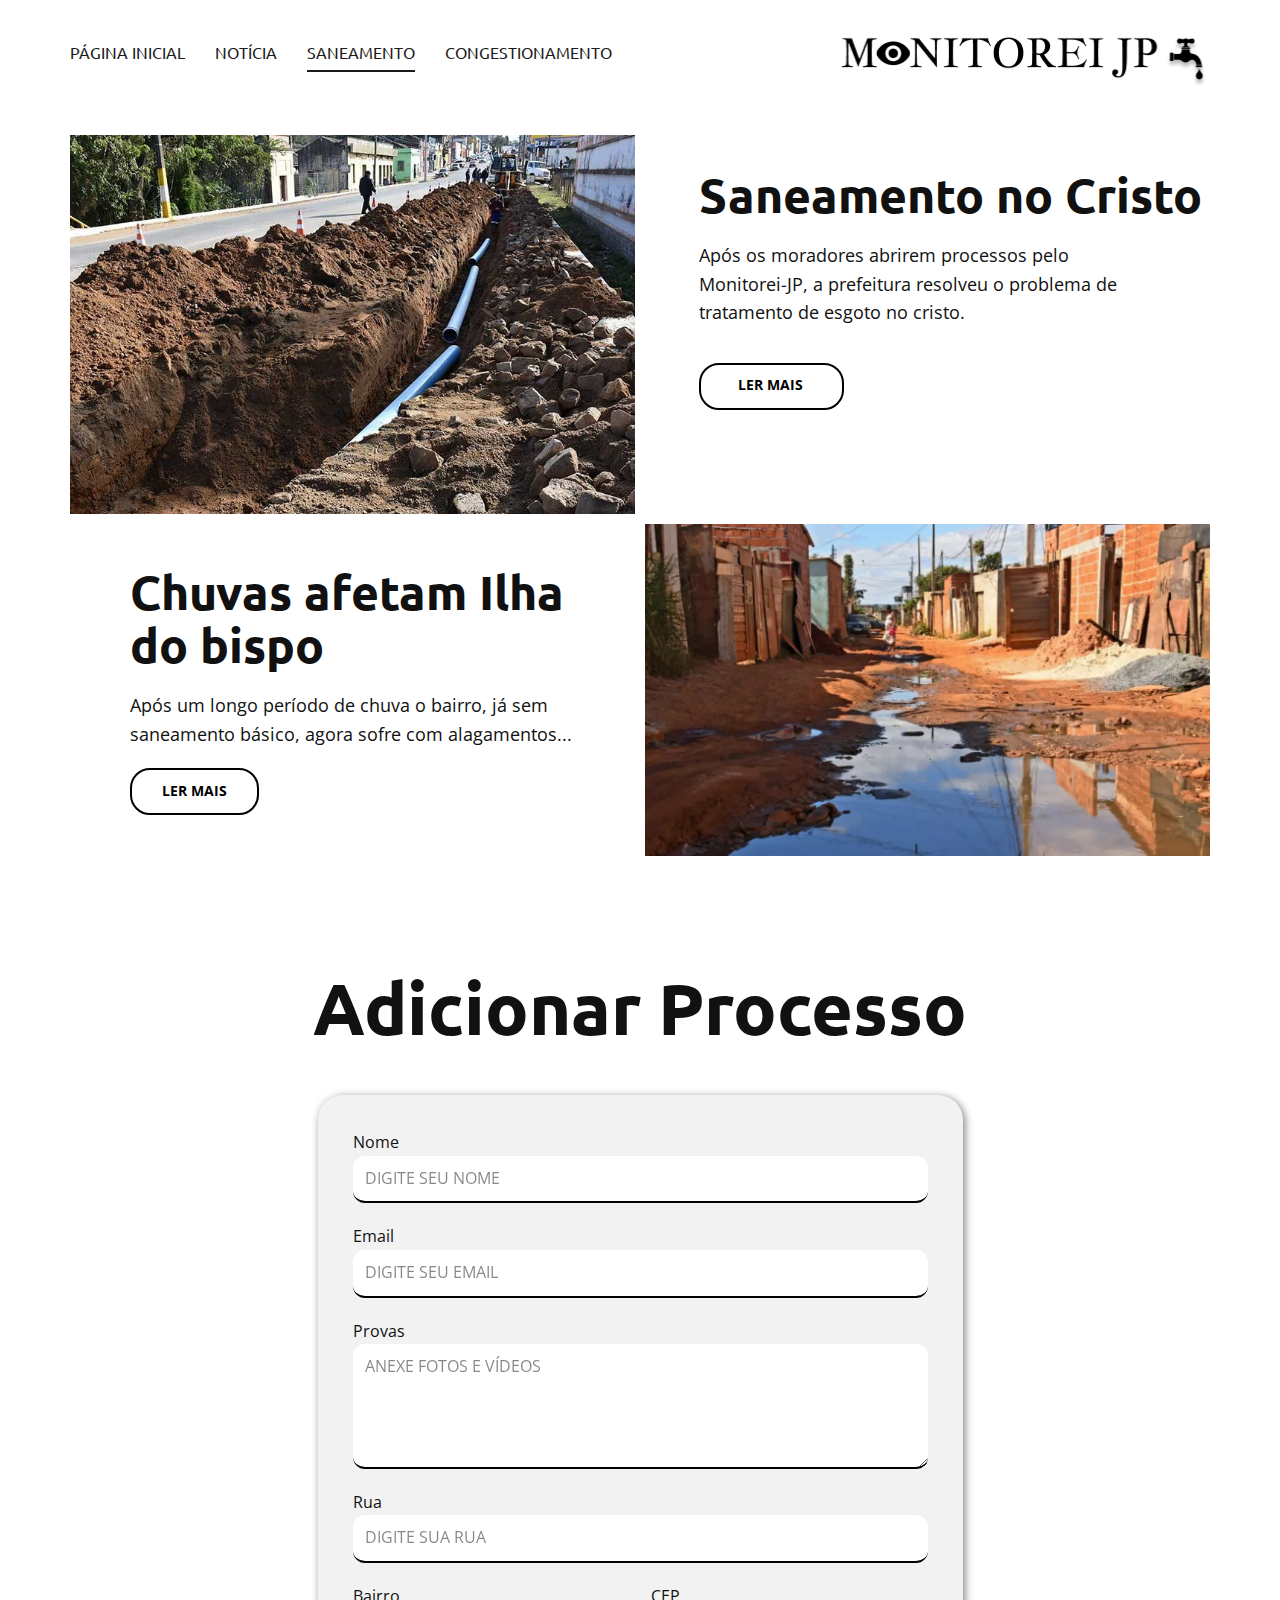
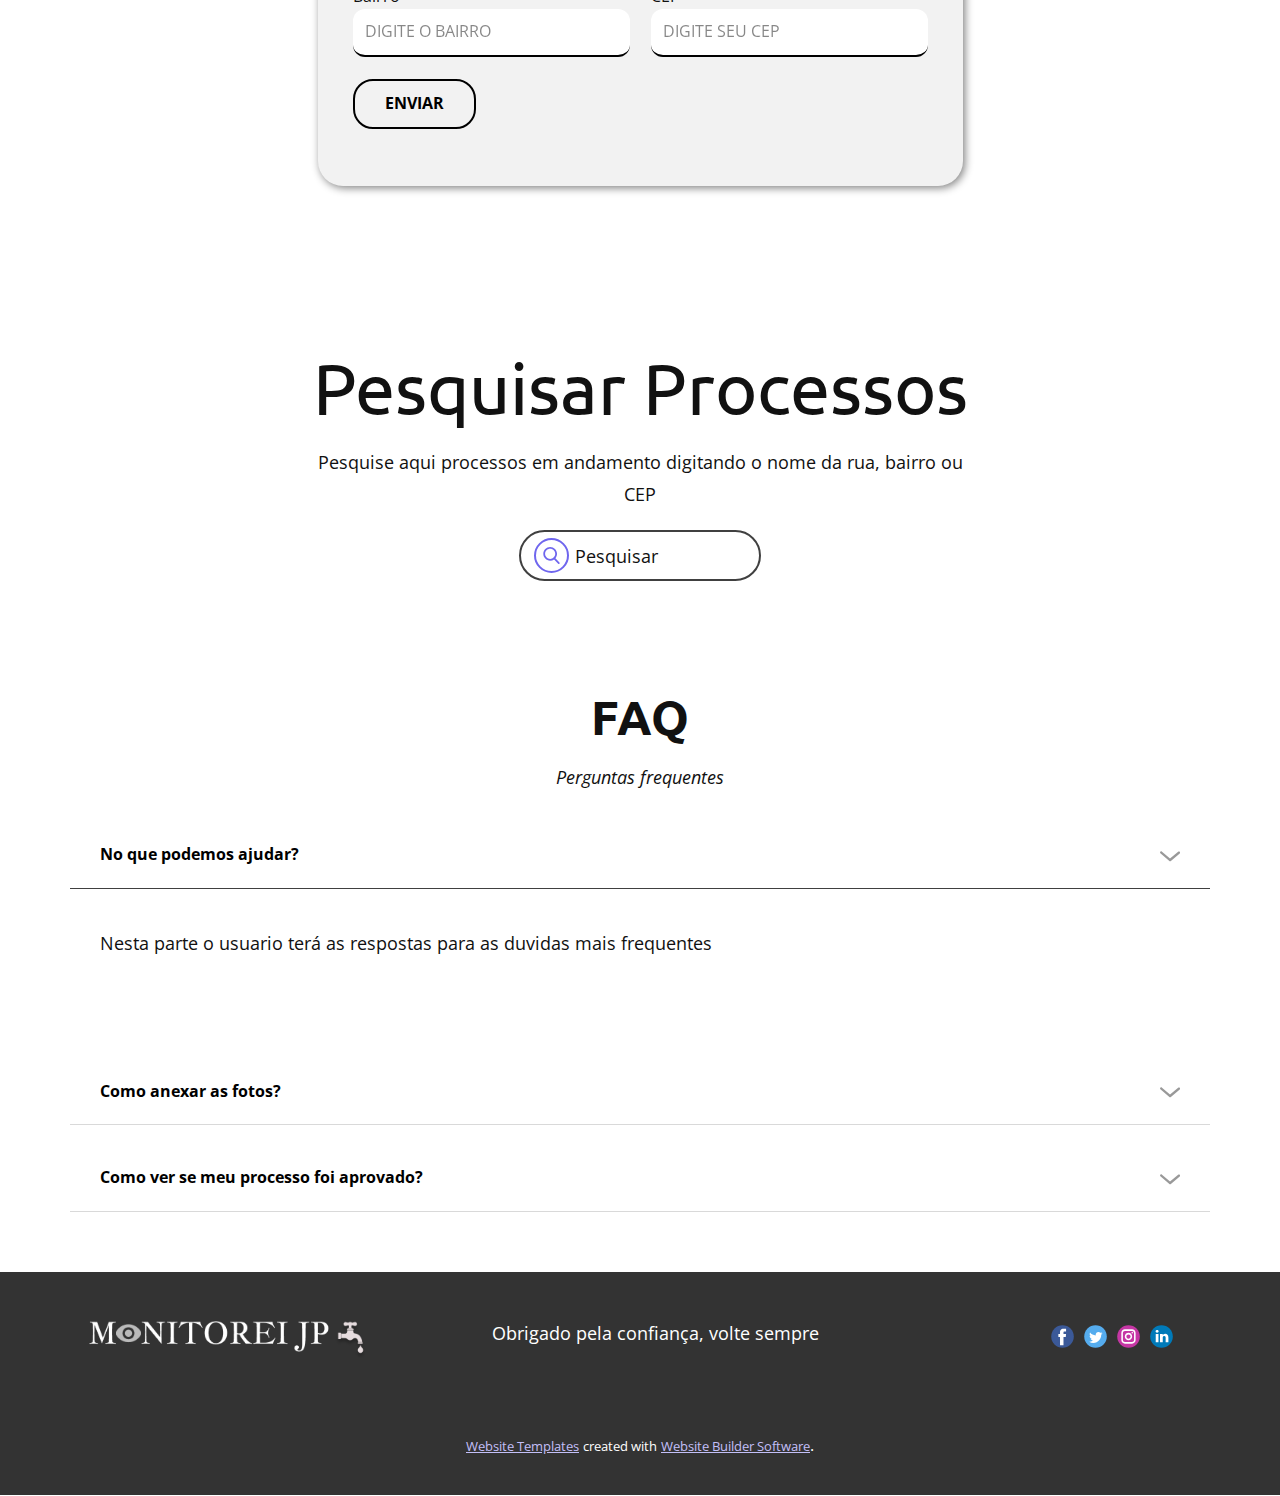
<file: Saneamento.html>
<!DOCTYPE html>
<html style="font-size: 16px;" lang="pt"><head>
    <meta name="viewport" content="width=device-width, initial-scale=1.0">
    <meta charset="utf-8">
    <meta name="keywords" content="Saneamento no Cristo, Chuvas afetam Ilha do bispo, Adicionar Processo, faq">
    <meta name="description" content="">
    <title>Saneamento</title>
    <link rel="stylesheet" href="nicepage.css" media="screen">
<link rel="stylesheet" href="Saneamento.css" media="screen">
    <script class="u-script" type="text/javascript" src="jquery.js" defer=""></script>
    <script class="u-script" type="text/javascript" src="nicepage.js" defer=""></script>
    <meta name="generator" content="Nicepage 6.0.3, nicepage.com">
    <meta name="referrer" content="origin">
    <link id="u-theme-google-font" rel="stylesheet" href="https://fonts.googleapis.com/css?family=Roboto:100,100i,300,300i,400,400i,500,500i,700,700i,900,900i|Open+Sans:300,300i,400,400i,500,500i,600,600i,700,700i,800,800i">
    <link id="u-page-google-font" rel="stylesheet" href="https://fonts.googleapis.com/css?family=Ubuntu:300,300i,400,400i,500,500i,700,700i">
    
    
    
    
    
    
    <script type="application/ld+json">{
		"@context": "http://schema.org",
		"@type": "Organization",
		"name": "",
		"logo": "images/Desktop_-_3.png",
		"sameAs": []
}</script>
    <meta name="theme-color" content="#6f66ee">
    <meta property="og:title" content="Saneamento">
    <meta property="og:type" content="website">
  <meta data-intl-tel-input-cdn-path="intlTelInput/"></head>
  <body data-path-to-root="./" data-include-products="false" class="u-body u-xl-mode" data-lang="pt"><header class="u-clearfix u-header u-header" id="sec-6772"><div class="u-clearfix u-sheet u-sheet-1">
        <nav class="u-menu u-menu-one-level u-offcanvas u-menu-1" data-responsive-from="MD">
          <div class="menu-collapse u-custom-font u-font-ubuntu" style="font-size: 1rem; letter-spacing: 0px; font-weight: 700; text-transform: uppercase;">
            <a class="u-button-style u-custom-active-border-color u-custom-border u-custom-border-color u-custom-borders u-custom-hover-border-color u-custom-left-right-menu-spacing u-custom-padding-bottom u-custom-text-active-color u-custom-text-color u-custom-text-hover-color u-custom-top-bottom-menu-spacing u-nav-link u-text-active-palette-1-base u-text-hover-palette-2-base" href="#" style="padding: 12px 14px; font-size: calc(1em + 24px);">
              <svg class="u-svg-link" viewBox="0 0 24 24"><use xmlns:xlink="http://www.w3.org/1999/xlink" xlink:href="#menu-hamburger"></use></svg>
              <svg class="u-svg-content" version="1.1" id="menu-hamburger" viewBox="0 0 16 16" x="0px" y="0px" xmlns:xlink="http://www.w3.org/1999/xlink" xmlns="http://www.w3.org/2000/svg"><g><rect y="1" width="16" height="2"></rect><rect y="7" width="16" height="2"></rect><rect y="13" width="16" height="2"></rect>
</g></svg>
            </a>
          </div>
          <div class="u-custom-menu u-nav-container">
            <ul class="u-custom-font u-font-ubuntu u-nav u-spacing-30 u-unstyled u-nav-1"><li class="u-nav-item"><a class="u-border-2 u-border-active-grey-90 u-border-hover-grey-50 u-border-no-left u-border-no-right u-border-no-top u-button-style u-nav-link u-text-active-grey-90 u-text-grey-90 u-text-hover-grey-90" href="Inicio.html" style="padding: 10px 0px;">Página Inicial</a>
</li><li class="u-nav-item"><a class="u-border-2 u-border-active-grey-90 u-border-hover-grey-50 u-border-no-left u-border-no-right u-border-no-top u-button-style u-nav-link u-text-active-grey-90 u-text-grey-90 u-text-hover-grey-90" href="Notícia.html" style="padding: 10px 0px;">Notícia</a>
</li><li class="u-nav-item"><a class="u-border-2 u-border-active-grey-90 u-border-hover-grey-50 u-border-no-left u-border-no-right u-border-no-top u-button-style u-nav-link u-text-active-grey-90 u-text-grey-90 u-text-hover-grey-90" href="Saneamento.html" style="padding: 10px 0px;">Saneamento</a>
</li><li class="u-nav-item"><a class="u-border-2 u-border-active-grey-90 u-border-hover-grey-50 u-border-no-left u-border-no-right u-border-no-top u-button-style u-nav-link u-text-active-grey-90 u-text-grey-90 u-text-hover-grey-90" href="Congestionamento.html" style="padding: 10px 0px;">Congestionamento</a>
</li></ul>
          </div>
          <div class="u-custom-menu u-nav-container-collapse">
            <div class="u-container-style u-inner-container-layout u-opacity u-opacity-95 u-palette-1-light-3 u-sidenav">
              <div class="u-inner-container-layout u-sidenav-overflow">
                <div class="u-menu-close"></div>
                <ul class="u-align-center u-nav u-popupmenu-items u-spacing-4 u-unstyled u-nav-2"><li class="u-nav-item"><a class="u-button-style u-nav-link" href="Inicio.html">Página Inicial</a>
</li><li class="u-nav-item"><a class="u-button-style u-nav-link" href="Notícia.html">Notícia</a>
</li><li class="u-nav-item"><a class="u-button-style u-nav-link" href="Saneamento.html">Saneamento</a>
</li><li class="u-nav-item"><a class="u-button-style u-nav-link" href="Congestionamento.html">Congestionamento</a>
</li></ul>
              </div>
            </div>
            <div class="u-menu-overlay u-opacity u-opacity-5 u-palette-1-light-2"></div>
          </div>
        </nav>
        <a href="Inicio.html" class="u-image u-logo u-image-1" data-image-width="1027" data-image-height="430">
          <img src="images/Desktop_-_3.png" class="u-logo-image u-logo-image-1">
        </a>
      </div></header>
    <section class="u-clearfix u-section-1" id="sec-aa5f">
      <div class="u-clearfix u-sheet u-sheet-1">
        <div class="data-layout-selected u-clearfix u-expanded-width u-gutter-10 u-layout-wrap u-layout-wrap-1">
          <div class="u-layout">
            <div class="u-layout-col">
              <div class="u-size-30">
                <div class="u-layout-row">
                  <div class="u-container-style u-image u-layout-cell u-left-cell u-size-30 u-image-1" src="" data-image-width="768" data-image-height="509">
                    <div class="u-container-layout u-valign-middle u-container-layout-1"></div>
                  </div>
                  <div class="u-align-left u-container-style u-layout-cell u-right-cell u-size-30 u-layout-cell-2">
                    <div class="u-container-layout u-container-layout-2">
                      <h2 class="u-text u-text-1">Saneamento no Cristo</h2>
                      <p class="u-text u-text-2">Após os moradores abrirem processos pelo Monitorei-JP, a prefeitura resolveu o problema de tratamento de esgoto no cristo.  </p>
                      <a href="" class="u-border-2 u-border-black u-btn u-button-style u-hover-black u-none u-text-black u-text-hover-white u-btn-1">ler mais</a>
                    </div>
                  </div>
                </div>
              </div>
              <div class="u-size-30">
                <div class="u-layout-row">
                  <div class="u-align-left u-container-style u-layout-cell u-left-cell u-size-30 u-layout-cell-3">
                    <div class="u-container-layout u-valign-middle u-container-layout-3">
                      <h2 class="u-text u-text-3">Chuvas afetam Ilha do bispo</h2>
                      <p class="u-text u-text-4">Após um longo período de chuva o bairro, já sem saneamento básico, agora sofre com alagamentos...</p>
                      <a href="" class="u-border-2 u-border-black u-btn u-button-style u-hover-black u-none u-text-black u-text-hover-white u-btn-2">ler mais</a>
                    </div>
                  </div>
                  <div class="u-container-style u-image u-layout-cell u-right-cell u-size-30 u-image-2" src="" data-image-width="1200" data-image-height="675">
                    <div class="u-container-layout u-valign-middle u-container-layout-4"></div>
                  </div>
                </div>
              </div>
            </div>
          </div>
        </div>
      </div>
    </section>
    <section class="u-align-center u-clearfix u-section-2" id="sec-ff0a">
      <div class="u-clearfix u-sheet u-sheet-1">
        <h1 class="u-text u-text-default u-text-1">Adicionar Processo</h1>
        <div class="u-form u-grey-5 u-radius u-form-1">
          <form action="https://forms.nicepagesrv.com/v2/form/process" class="u-clearfix u-form-spacing-21 u-form-vertical u-inner-form" style="padding: 35px;" source="email" name="form">
            <div class="u-form-group u-form-name u-label-top">
              <label for="name-3b9a" class="u-label">Nome</label>
              <input type="text" placeholder="Digite seu nome" id="name-3b9a" name="name" class="u-border-2 u-border-black u-border-no-left u-border-no-right u-border-no-top u-input u-input-rectangle u-radius u-input-1" required="">
            </div>
            <div class="u-form-email u-form-group u-label-top">
              <label for="email-3b9a" class="u-label">Email</label>
              <input type="email" placeholder="Digite seu email" id="email-3b9a" name="email" class="u-border-2 u-border-black u-border-no-left u-border-no-right u-border-no-top u-input u-input-rectangle u-radius u-input-2" required="">
            </div>
            <div class="u-form-group u-form-message u-label-top">
              <label for="message-3b9a" class="u-label">Provas</label>
              <textarea placeholder="Anexe fotos e vídeos" rows="4" cols="50" id="message-3b9a" name="message" class="u-border-2 u-border-black u-border-no-left u-border-no-right u-border-no-top u-input u-input-rectangle u-radius u-input-3" required=""></textarea>
            </div>
            <div class="u-form-group u-label-top u-form-group-4">
              <label for="name-1303" class="u-label">Rua</label>
              <input type="text" placeholder="Digite sua rua" id="name-1303" name="street" class="u-border-2 u-border-black u-border-no-left u-border-no-right u-border-no-top u-input u-input-rectangle u-radius u-input-4">
            </div>
            <div class="u-form-group u-form-partition-factor-2 u-label-top u-form-group-5">
              <label for="name-1303" class="u-label">Bairro</label>
              <input type="text" placeholder="Digite o bairro" id="name-1303" name="bairro" class="u-border-2 u-border-black u-border-no-left u-border-no-right u-border-no-top u-input u-input-rectangle u-radius u-input-5">
            </div>
            <div class="u-form-group u-form-partition-factor-2 u-label-top u-form-group-6">
              <label for="name-1303" class="u-label">CEP</label>
              <input type="text" placeholder="Digite seu CEP" id="name-1303" name="city" class="u-border-2 u-border-black u-border-no-left u-border-no-right u-border-no-top u-input u-input-rectangle u-radius u-input-6">
            </div>
            <div class="u-align-left u-form-group u-form-submit u-label-top">
              <input type="submit" value="submit" class="u-form-control-hidden">
              <a href="#" class="u-border-2 u-border-black u-btn u-btn-submit u-button-style u-hover-black u-none u-text-black u-text-hover-white u-btn-1">Enviar</a>
            </div>
            <div class="u-form-send-message u-form-send-success"> Thank you! Your message has been sent. </div>
            <div class="u-form-send-error u-form-send-message"> Unable to send your message. Please fix errors then try again. </div>
            <input type="hidden" value="" name="recaptchaResponse">
            <input type="hidden" name="formServices" value="abefc28f-ef8e-fb7b-736d-987b8d288378">
          </form>
        </div>
      </div>
    </section>
    <section class="u-align-center u-clearfix u-section-3" id="sec-0aca">
      <div class="u-clearfix u-sheet u-sheet-1">
        <h1 class="u-text u-text-default u-text-1">Pesquisar Processos</h1>
        <p class="u-text u-text-2">Pesquise aqui processos em andamento digitando o nome da rua, bairro ou CEP</p>
        <div class="u-border-2 u-border-grey-75 u-container-style u-group u-radius u-shape-round u-group-1">
          <div class="u-container-layout"><span class="u-border-2 u-border-palette-1-base u-icon u-icon-circle u-text-palette-1-base u-icon-1"><svg class="u-svg-link" preserveAspectRatio="xMidYMin slice" viewBox="0 0 56.966 56.966" style=""><use xmlns:xlink="http://www.w3.org/1999/xlink" xlink:href="#svg-9397"></use></svg><svg class="u-svg-content" viewBox="0 0 56.966 56.966" x="0px" y="0px" id="svg-9397" style="enable-background:new 0 0 56.966 56.966;"><path d="M55.146,51.887L41.588,37.786c3.486-4.144,5.396-9.358,5.396-14.786c0-12.682-10.318-23-23-23s-23,10.318-23,23
	s10.318,23,23,23c4.761,0,9.298-1.436,13.177-4.162l13.661,14.208c0.571,0.593,1.339,0.92,2.162,0.92
	c0.779,0,1.518-0.297,2.079-0.837C56.255,54.982,56.293,53.08,55.146,51.887z M23.984,6c9.374,0,17,7.626,17,17s-7.626,17-17,17
	s-17-7.626-17-17S14.61,6,23.984,6z"></path></svg></span>
            <p class="u-text u-text-3">Pesquisar</p>
          </div>
        </div>
      </div>
    </section>
    <section class="u-align-center u-clearfix u-section-4" id="sec-d33d">
      <div class="u-clearfix u-sheet u-valign-middle u-sheet-1">
        <h2 class="u-text u-text-default u-text-1">faq</h2>
        <p class="u-text u-text-2">Perguntas frequentes</p>
        <div class="u-accordion u-faq u-spacing-20 u-accordion-1">
          <div class="u-accordion-item">
            <a class="active u-accordion-link u-border-1 u-border-active-grey-75 u-border-grey-15 u-border-hover-grey-75 u-border-no-left u-border-no-right u-border-no-top u-button-style u-text-black u-accordion-link-1" id="link-accordion-6327" aria-controls="accordion-6327" aria-selected="true">
              <span class="u-accordion-link-text">No que podemos ajudar?</span><span class="u-accordion-link-icon u-icon u-text-black u-icon-1"><svg class="u-svg-link" preserveAspectRatio="xMidYMin slice" viewBox="0 0 16 16" style=""><use xmlns:xlink="http://www.w3.org/1999/xlink" xlink:href="#svg-8021"></use></svg><svg class="u-svg-content" viewBox="0 0 16 16" x="0px" y="0px" id="svg-8021" style=""><path d="M8,10.7L1.6,5.3c-0.4-0.4-1-0.4-1.3,0c-0.4,0.4-0.4,0.9,0,1.3l7.2,6.1c0.1,0.1,0.4,0.2,0.6,0.2s0.4-0.1,0.6-0.2l7.1-6
	c0.4-0.4,0.4-0.9,0-1.3c-0.4-0.4-1-0.4-1.3,0L8,10.7z"></path></svg></span>
            </a>
            <div class="u-accordion-active u-accordion-pane u-container-style u-accordion-pane-1" id="accordion-6327" aria-labelledby="link-accordion-6327">
              <div class="u-container-layout u-container-layout-1">
                <div class="fr-view u-clearfix u-rich-text u-text">
                  <p>Nesta parte o usuario terá as respostas para as duvidas mais frequentes</p>
                </div>
              </div>
            </div>
          </div>
          <div class="u-accordion-item">
            <a class="u-accordion-link u-border-1 u-border-active-grey-75 u-border-grey-15 u-border-hover-grey-75 u-border-no-left u-border-no-right u-border-no-top u-button-style u-text-black u-accordion-link-2" id="link-accordion-4aab" aria-controls="accordion-4aab" aria-selected="false">
              <span class="u-accordion-link-text">Como anexar as fotos?</span><span class="u-accordion-link-icon u-icon u-text-black u-icon-2"><svg class="u-svg-link" preserveAspectRatio="xMidYMin slice" viewBox="0 0 16 16" style=""><use xmlns:xlink="http://www.w3.org/1999/xlink" xlink:href="#svg-3470"></use></svg><svg class="u-svg-content" viewBox="0 0 16 16" x="0px" y="0px" id="svg-3470" style=""><path d="M8,10.7L1.6,5.3c-0.4-0.4-1-0.4-1.3,0c-0.4,0.4-0.4,0.9,0,1.3l7.2,6.1c0.1,0.1,0.4,0.2,0.6,0.2s0.4-0.1,0.6-0.2l7.1-6
	c0.4-0.4,0.4-0.9,0-1.3c-0.4-0.4-1-0.4-1.3,0L8,10.7z"></path></svg></span>
            </a>
            <div class="u-accordion-pane u-container-style u-accordion-pane-2" id="accordion-4aab" aria-labelledby="link-accordion-4aab">
              <div class="u-container-layout u-container-layout-2">
                <div class="fr-view u-clearfix u-rich-text u-text">
                  <p>As fotos e provas do processos podem ser anexadas na aba de 'Provas', onde o usuario colocaria essas fotos e videos que estão no proprio dispositivo.</p>
                </div>
              </div>
            </div>
          </div>
          <div class="u-accordion-item">
            <a class="u-accordion-link u-border-1 u-border-active-grey-75 u-border-grey-15 u-border-hover-grey-75 u-border-no-left u-border-no-right u-border-no-top u-button-style u-text-black u-accordion-link-3" id="link-accordion-eb1f" aria-controls="accordion-eb1f" aria-selected="false">
              <span class="u-accordion-link-text">Como ver se meu processo foi aprovado?</span><span class="u-accordion-link-icon u-icon u-text-black u-icon-3"><svg class="u-svg-link" preserveAspectRatio="xMidYMin slice" viewBox="0 0 16 16" style=""><use xmlns:xlink="http://www.w3.org/1999/xlink" xlink:href="#svg-e07d"></use></svg><svg class="u-svg-content" viewBox="0 0 16 16" x="0px" y="0px" id="svg-e07d" style=""><path d="M8,10.7L1.6,5.3c-0.4-0.4-1-0.4-1.3,0c-0.4,0.4-0.4,0.9,0,1.3l7.2,6.1c0.1,0.1,0.4,0.2,0.6,0.2s0.4-0.1,0.6-0.2l7.1-6
	c0.4-0.4,0.4-0.9,0-1.3c-0.4-0.4-1-0.4-1.3,0L8,10.7z"></path></svg></span>
            </a>
            <div class="u-accordion-pane u-container-style u-accordion-pane-3" id="accordion-eb1f" aria-labelledby="link-accordion-eb1f">
              <div class="u-container-layout u-container-layout-3">
                <div class="fr-view u-clearfix u-rich-text u-text">
                  <p>Seus processos podem ser conferidos pelas pesquisas, ou pelo codigo que é gerado após o usuario finalizar o cadastro dos processos.</p>
                </div>
              </div>
            </div>
          </div>
        </div>
      </div>
    </section>
    
    
    
    <footer class="u-align-center-md u-align-center-sm u-align-center-xs u-clearfix u-footer u-grey-80" id="sec-6200"><div class="u-clearfix u-sheet u-sheet-1">
        <a href="https://nicepage.com" class="u-image u-logo u-image-1" data-image-width="1027" data-image-height="430">
          <img src="images/Desktop_-_3.png" class="u-logo-image u-logo-image-1">
        </a>
        <p class="u-align-center-lg u-align-center-md u-align-center-xl u-text u-text-1">Obrigado pela confiança, volte sempre</p>
        <div class="u-align-left u-social-icons u-spacing-10 u-social-icons-1">
          <a class="u-social-url" title="facebook" target="_blank" href=""><span class="u-icon u-social-facebook u-social-icon u-icon-1"><svg class="u-svg-link" preserveAspectRatio="xMidYMin slice" viewBox="0 0 112 112" style=""><use xmlns:xlink="http://www.w3.org/1999/xlink" xlink:href="#svg-80ca"></use></svg><svg class="u-svg-content" viewBox="0 0 112 112" x="0" y="0" id="svg-80ca"><circle fill="currentColor" cx="56.1" cy="56.1" r="55"></circle><path fill="#FFFFFF" d="M73.5,31.6h-9.1c-1.4,0-3.6,0.8-3.6,3.9v8.5h12.6L72,58.3H60.8v40.8H43.9V58.3h-8V43.9h8v-9.2
      c0-6.7,3.1-17,17-17h12.5v13.9H73.5z"></path></svg></span>
          </a>
          <a class="u-social-url" title="twitter" target="_blank" href=""><span class="u-icon u-social-icon u-social-twitter u-icon-2"><svg class="u-svg-link" preserveAspectRatio="xMidYMin slice" viewBox="0 0 112 112" style=""><use xmlns:xlink="http://www.w3.org/1999/xlink" xlink:href="#svg-888d"></use></svg><svg class="u-svg-content" viewBox="0 0 112 112" x="0" y="0" id="svg-888d"><circle fill="currentColor" class="st0" cx="56.1" cy="56.1" r="55"></circle><path fill="#FFFFFF" d="M83.8,47.3c0,0.6,0,1.2,0,1.7c0,17.7-13.5,38.2-38.2,38.2C38,87.2,31,85,25,81.2c1,0.1,2.1,0.2,3.2,0.2
      c6.3,0,12.1-2.1,16.7-5.7c-5.9-0.1-10.8-4-12.5-9.3c0.8,0.2,1.7,0.2,2.5,0.2c1.2,0,2.4-0.2,3.5-0.5c-6.1-1.2-10.8-6.7-10.8-13.1
      c0-0.1,0-0.1,0-0.2c1.8,1,3.9,1.6,6.1,1.7c-3.6-2.4-6-6.5-6-11.2c0-2.5,0.7-4.8,1.8-6.7c6.6,8.1,16.5,13.5,27.6,14
      c-0.2-1-0.3-2-0.3-3.1c0-7.4,6-13.4,13.4-13.4c3.9,0,7.3,1.6,9.8,4.2c3.1-0.6,5.9-1.7,8.5-3.3c-1,3.1-3.1,5.8-5.9,7.4
      c2.7-0.3,5.3-1,7.7-2.1C88.7,43,86.4,45.4,83.8,47.3z"></path></svg></span>
          </a>
          <a class="u-social-url" title="instagram" target="_blank" href=""><span class="u-icon u-social-icon u-social-instagram u-icon-3"><svg class="u-svg-link" preserveAspectRatio="xMidYMin slice" viewBox="0 0 112 112" style=""><use xmlns:xlink="http://www.w3.org/1999/xlink" xlink:href="#svg-7e28"></use></svg><svg class="u-svg-content" viewBox="0 0 112 112" x="0" y="0" id="svg-7e28"><circle fill="currentColor" cx="56.1" cy="56.1" r="55"></circle><path fill="#FFFFFF" d="M55.9,38.2c-9.9,0-17.9,8-17.9,17.9C38,66,46,74,55.9,74c9.9,0,17.9-8,17.9-17.9C73.8,46.2,65.8,38.2,55.9,38.2
      z M55.9,66.4c-5.7,0-10.3-4.6-10.3-10.3c-0.1-5.7,4.6-10.3,10.3-10.3c5.7,0,10.3,4.6,10.3,10.3C66.2,61.8,61.6,66.4,55.9,66.4z"></path><path fill="#FFFFFF" d="M74.3,33.5c-2.3,0-4.2,1.9-4.2,4.2s1.9,4.2,4.2,4.2s4.2-1.9,4.2-4.2S76.6,33.5,74.3,33.5z"></path><path fill="#FFFFFF" d="M73.1,21.3H38.6c-9.7,0-17.5,7.9-17.5,17.5v34.5c0,9.7,7.9,17.6,17.5,17.6h34.5c9.7,0,17.5-7.9,17.5-17.5V38.8
      C90.6,29.1,82.7,21.3,73.1,21.3z M83,73.3c0,5.5-4.5,9.9-9.9,9.9H38.6c-5.5,0-9.9-4.5-9.9-9.9V38.8c0-5.5,4.5-9.9,9.9-9.9h34.5
      c5.5,0,9.9,4.5,9.9,9.9V73.3z"></path></svg></span>
          </a>
          <a class="u-social-url" title="linkedin" target="_blank" href=""><span class="u-icon u-social-icon u-social-linkedin u-icon-4"><svg class="u-svg-link" preserveAspectRatio="xMidYMin slice" viewBox="0 0 112 112" style=""><use xmlns:xlink="http://www.w3.org/1999/xlink" xlink:href="#svg-6727"></use></svg><svg class="u-svg-content" viewBox="0 0 112 112" x="0" y="0" id="svg-6727"><circle fill="currentColor" cx="56.1" cy="56.1" r="55"></circle><path fill="#FFFFFF" d="M41.3,83.7H27.9V43.4h13.4V83.7z M34.6,37.9L34.6,37.9c-4.6,0-7.5-3.1-7.5-7c0-4,3-7,7.6-7s7.4,3,7.5,7
      C42.2,34.8,39.2,37.9,34.6,37.9z M89.6,83.7H76.2V62.2c0-5.4-1.9-9.1-6.8-9.1c-3.7,0-5.9,2.5-6.9,4.9c-0.4,0.9-0.4,2.1-0.4,3.3v22.5
      H48.7c0,0,0.2-36.5,0-40.3h13.4v5.7c1.8-2.7,5-6.7,12.1-6.7c8.8,0,15.4,5.8,15.4,18.1V83.7z"></path></svg></span>
          </a>
        </div>
      </div></footer>
    <section class="u-backlink u-clearfix u-grey-80">
      <a class="u-link" href="https://nicepage.com/website-templates" target="_blank">
        <span>Website Templates</span>
      </a>
      <p class="u-text">
        <span>created with</span>
      </p>
      <a class="u-link" href="" target="_blank">
        <span>Website Builder Software</span>
      </a>. 
    </section>
  
</body></html>
</file>
